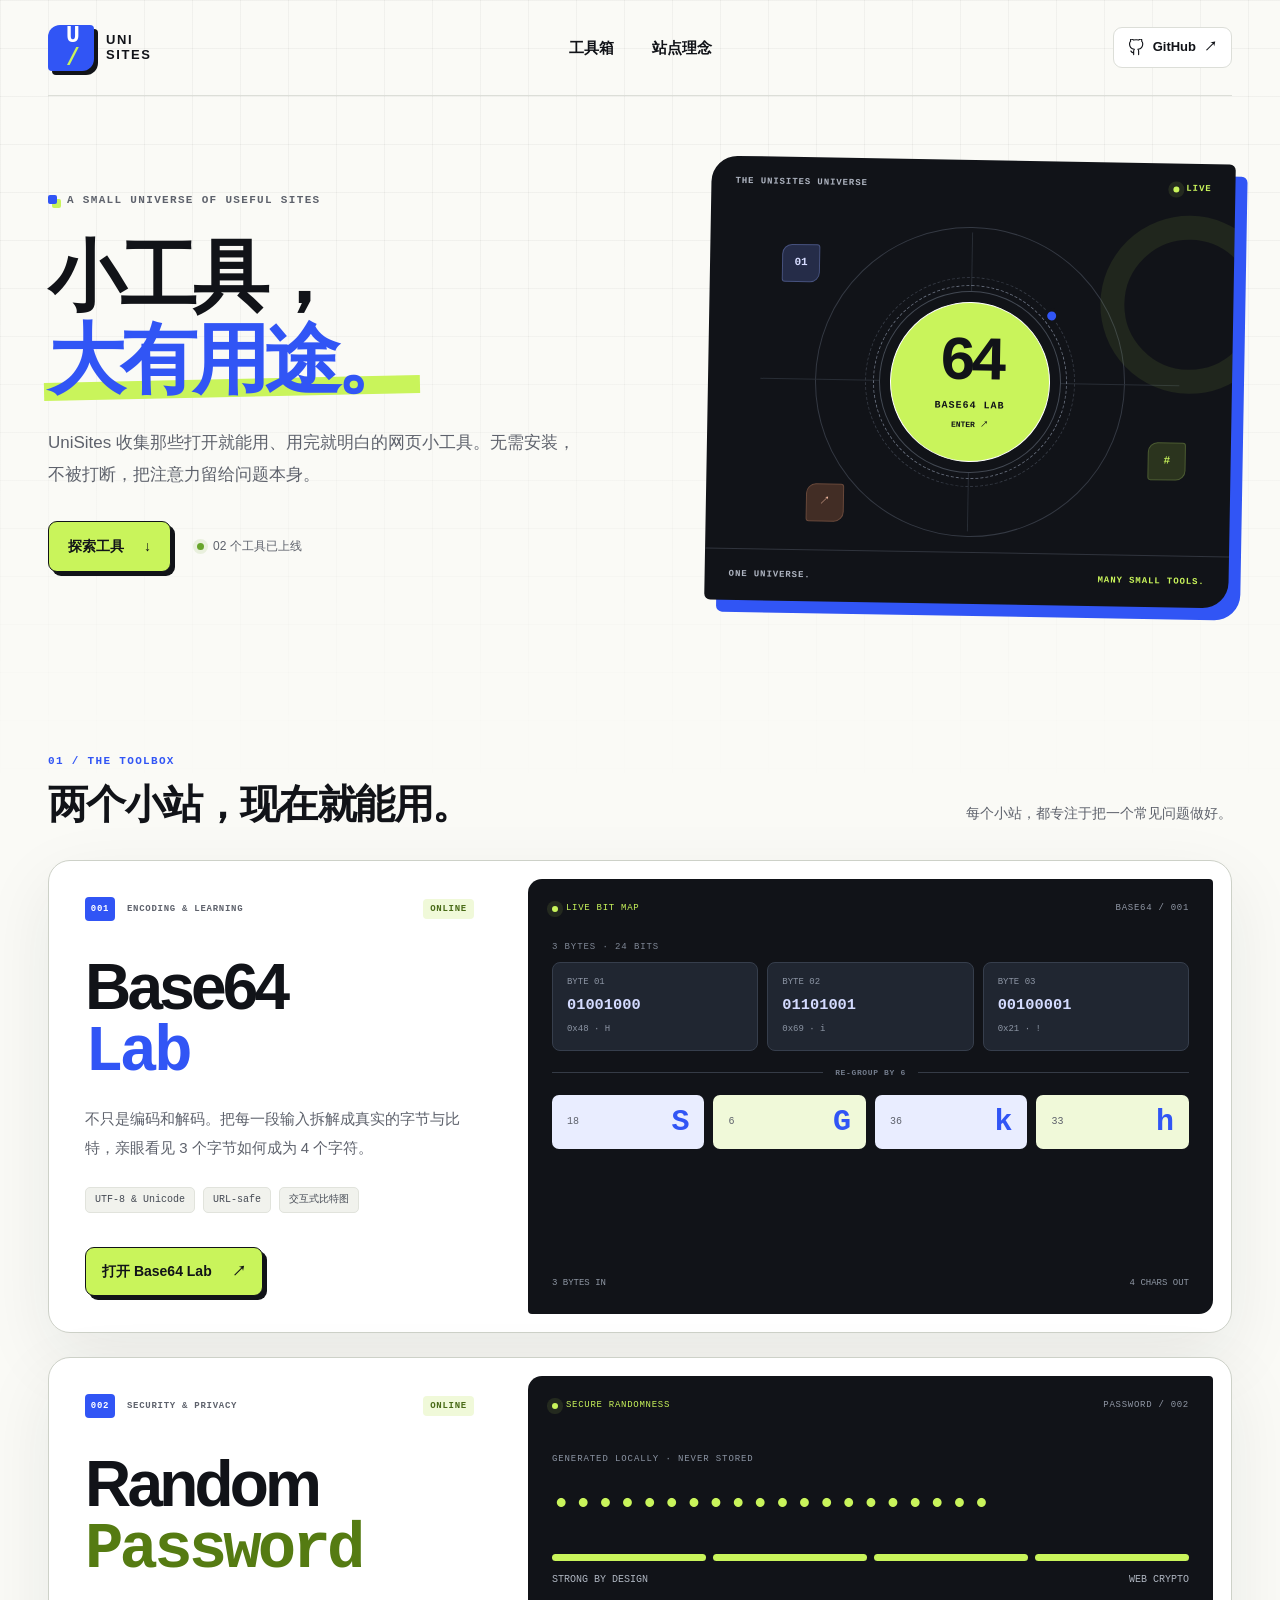
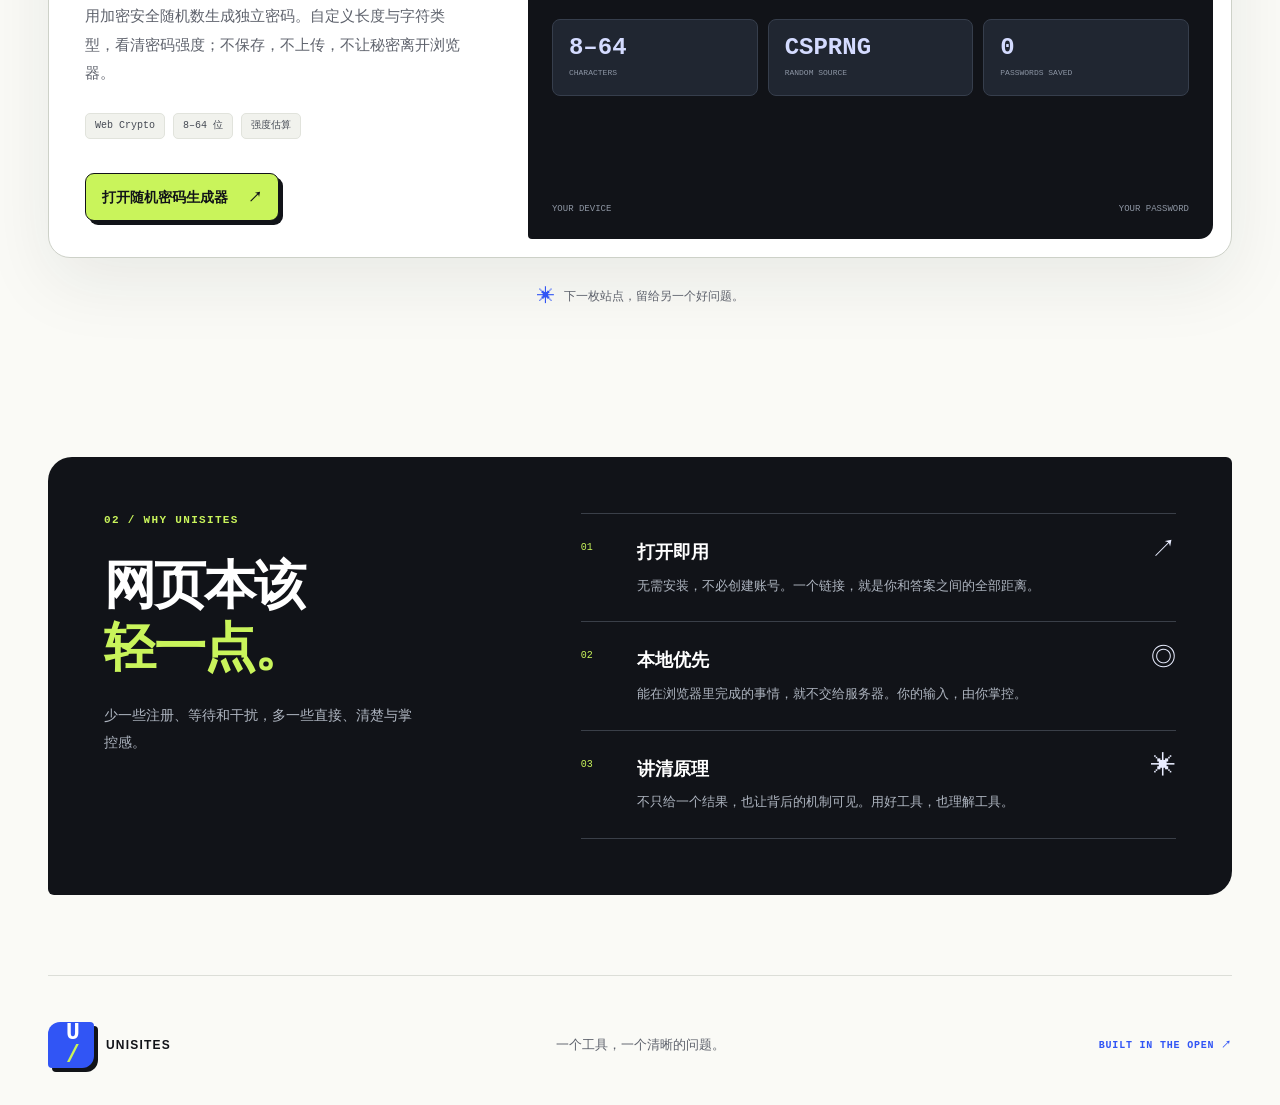
<file: index.html>
<!doctype html>
<html lang="zh-CN">
  <head>
    <meta charset="UTF-8">
    <meta name="viewport" content="width=device-width, initial-scale=1.0">
    <meta name="description" content="UniSites 是打开即用的免费网页工具集，提供随机密码生成器（mima / password）、Base64 编码解码与交互式原理说明。无需注册，本地运行。">
    <meta name="keywords" content="UniSites,网页工具,在线工具,随机密码,随机密码生成器,mima,password,Base64">
    <meta name="robots" content="index,follow">
    <meta name="theme-color" content="#fafaf6">
    <meta property="og:title" content="UniSites — 小工具，大有用途">
    <meta property="og:description" content="随机密码生成器、Base64 实验室，以及更多打开即用的网页小工具。">
    <meta property="og:type" content="website">
    <meta property="og:url" content="https://unisites.github.io/UniSites/">
    <link rel="canonical" href="https://unisites.github.io/UniSites/">
    <title>UniSites — 随机密码、Base64 与实用网页工具</title>
    <link rel="stylesheet" href="./styles.css">
  </head>
  <body>
    <a class="skip-link" href="#tools">跳到工具列表</a>
    <div class="page-grid" aria-hidden="true"></div>

    <header class="site-header">
      <a class="brand" href="./" aria-label="UniSites 首页">
        <span class="brand-mark">U<span>/</span></span>
        <span class="brand-name">UNI<br>SITES</span>
      </a>
      <nav class="main-nav" aria-label="页面导航">
        <a href="#tools">工具箱</a>
        <a href="#principles">站点理念</a>
      </nav>
      <a class="github-link" href="https://github.com/UniSites/UniSites" target="_blank" rel="noreferrer">
        <svg viewBox="0 0 24 24" aria-hidden="true"><path d="M15 22v-4a4.8 4.8 0 0 0-1-3.5c3.3-.4 6.8-1.6 6.8-7.4A5.8 5.8 0 0 0 19.3 3 5.4 5.4 0 0 0 19.1 0S17.9-.4 15 1.5a13.4 13.4 0 0 0-7 0C5.1-.4 3.9 0 3.9 0a5.4 5.4 0 0 0-.2 3A5.8 5.8 0 0 0 2.2 7.1c0 5.8 3.5 7 6.8 7.4A4.8 4.8 0 0 0 8 18v4M8 19c-3 .9-3-1.5-4-2"/></svg>
        GitHub <span aria-hidden="true">↗</span>
      </a>
    </header>

    <main>
      <section class="hero" aria-labelledby="hero-title">
        <div class="hero-copy">
          <p class="eyebrow"><span class="eyebrow-dot"></span>A SMALL UNIVERSE OF USEFUL SITES</p>
          <h1 id="hero-title">小工具，<br><span>大有用途。</span></h1>
          <p class="hero-intro">UniSites 收集那些打开就能用、用完就明白的网页小工具。无需安装，不被打断，把注意力留给问题本身。</p>
          <div class="hero-actions">
            <a class="primary-link" href="#tools">探索工具 <span aria-hidden="true">↓</span></a>
            <span class="hero-note"><span class="status-dot"></span>02 个工具已上线</span>
          </div>
        </div>

        <div class="universe" aria-label="UniSites 工具宇宙，当前包含 Base64 Lab 和随机密码生成器">
          <div class="universe-topline"><span>THE UNISITES UNIVERSE</span><span><i></i>LIVE</span></div>
          <div class="universe-canvas">
            <div class="orbit orbit-outer" aria-hidden="true"></div>
            <div class="orbit orbit-inner" aria-hidden="true"></div>
            <span class="axis axis-horizontal" aria-hidden="true"></span>
            <span class="axis axis-vertical" aria-hidden="true"></span>
            <span class="satellite satellite-one" aria-hidden="true">01</span>
            <a class="satellite satellite-two satellite-link" href="./password/" aria-label="打开随机密码生成器">#</a>
            <span class="satellite satellite-three" aria-hidden="true">↗</span>
            <a class="universe-core" href="./base64/" aria-label="打开 Base64 Lab">
              <span class="core-orbit" aria-hidden="true"></span>
              <strong>64</strong>
              <span>BASE64 LAB</span>
              <small>ENTER ↗</small>
            </a>
          </div>
          <div class="universe-footer"><span>ONE UNIVERSE.</span><span>MANY SMALL TOOLS.</span></div>
        </div>
      </section>

      <section class="section tools-section" id="tools" aria-labelledby="tools-title">
        <div class="section-heading">
          <div><span class="section-number">01 / THE TOOLBOX</span><h2 id="tools-title">两个小站，现在就能用。</h2></div>
          <p>每个小站，都专注于把一个常见问题做好。</p>
        </div>

        <article class="featured-tool">
          <div class="tool-copy">
            <div class="tool-meta"><span>001</span><span>ENCODING &amp; LEARNING</span><span class="online-chip">ONLINE</span></div>
            <h3>Base64<br><span>Lab</span></h3>
            <p>不只是编码和解码。把每一段输入拆解成真实的字节与比特，亲眼看见 3 个字节如何成为 4 个字符。</p>
            <ul class="tool-features" aria-label="Base64 Lab 功能">
              <li>UTF-8 &amp; Unicode</li>
              <li>URL-safe</li>
              <li>交互式比特图</li>
            </ul>
            <a class="tool-link" href="./base64/">打开 Base64 Lab <span aria-hidden="true">↗</span></a>
          </div>

          <a class="tool-preview" href="./base64/" aria-label="进入 Base64 Lab 查看交互式比特图">
            <div class="preview-topline"><span><i></i>LIVE BIT MAP</span><span>BASE64 / 001</span></div>
            <div class="preview-label">3 BYTES · 24 BITS</div>
            <div class="preview-bytes">
              <div><span>BYTE 01</span><strong>01001000</strong><small>0x48 · H</small></div>
              <div><span>BYTE 02</span><strong>01101001</strong><small>0x69 · i</small></div>
              <div><span>BYTE 03</span><strong>00100001</strong><small>0x21 · !</small></div>
            </div>
            <div class="preview-arrow"><span></span><b>RE-GROUP BY 6</b><span></span></div>
            <div class="preview-characters">
              <div><small>18</small><strong>S</strong></div>
              <div><small>6</small><strong>G</strong></div>
              <div><small>36</small><strong>k</strong></div>
              <div><small>33</small><strong>h</strong></div>
            </div>
            <div class="preview-footer"><span>3 BYTES IN</span><span>4 CHARS OUT</span></div>
          </a>
        </article>

        <article class="featured-tool password-tool">
          <div class="tool-copy">
            <div class="tool-meta"><span>002</span><span>SECURITY &amp; PRIVACY</span><span class="online-chip">ONLINE</span></div>
            <h3>Random<br><span>Password</span></h3>
            <p>用加密安全随机数生成独立密码。自定义长度与字符类型，看清密码强度；不保存，不上传，不让秘密离开浏览器。</p>
            <ul class="tool-features" aria-label="随机密码生成器功能">
              <li>Web Crypto</li>
              <li>8–64 位</li>
              <li>强度估算</li>
            </ul>
            <a class="tool-link" href="./password/">打开随机密码生成器 <span aria-hidden="true">↗</span></a>
          </div>

          <a class="tool-preview password-preview" href="./password/" aria-label="进入随机密码生成器">
            <div class="preview-topline"><span><i></i>SECURE RANDOMNESS</span><span>PASSWORD / 002</span></div>
            <div class="password-demo-label">GENERATED LOCALLY · NEVER STORED</div>
            <div class="password-dots" aria-hidden="true">••••••••••••••••••••</div>
            <div class="password-meter" aria-hidden="true"><span></span><span></span><span></span><span></span></div>
            <div class="password-meter-caption"><span>STRONG BY DESIGN</span><span>WEB CRYPTO</span></div>
            <div class="password-stats">
              <div><strong>8–64</strong><span>CHARACTERS</span></div>
              <div><strong>CSPRNG</strong><span>RANDOM SOURCE</span></div>
              <div><strong>0</strong><span>PASSWORDS SAVED</span></div>
            </div>
            <div class="preview-footer"><span>YOUR DEVICE</span><span>YOUR PASSWORD</span></div>
          </a>
        </article>
        <p class="next-tool-note"><span aria-hidden="true">✳</span>下一枚站点，留给另一个好问题。</p>
      </section>

      <section class="section principles-section" id="principles" aria-labelledby="principles-title">
        <div class="principles-intro">
          <span class="section-number">02 / WHY UNISITES</span>
          <h2 id="principles-title">网页本该<br><span>轻一点。</span></h2>
          <p>少一些注册、等待和干扰，多一些直接、清楚与掌控感。</p>
        </div>
        <div class="principle-list">
          <article>
            <span class="principle-number">01</span>
            <div><h3>打开即用</h3><p>无需安装，不必创建账号。一个链接，就是你和答案之间的全部距离。</p></div>
            <span class="principle-symbol" aria-hidden="true">↗</span>
          </article>
          <article>
            <span class="principle-number">02</span>
            <div><h3>本地优先</h3><p>能在浏览器里完成的事情，就不交给服务器。你的输入，由你掌控。</p></div>
            <span class="principle-symbol" aria-hidden="true">◎</span>
          </article>
          <article>
            <span class="principle-number">03</span>
            <div><h3>讲清原理</h3><p>不只给一个结果，也让背后的机制可见。用好工具，也理解工具。</p></div>
            <span class="principle-symbol" aria-hidden="true">✳</span>
          </article>
        </div>
      </section>
    </main>

    <footer class="site-footer">
      <a class="footer-brand" href="./"><span class="brand-mark">U<span>/</span></span><strong>UNISITES</strong></a>
      <p>一个工具，一个清晰的问题。</p>
      <a href="https://github.com/UniSites/UniSites" target="_blank" rel="noreferrer">BUILT IN THE OPEN <span aria-hidden="true">↗</span></a>
    </footer>
  </body>
</html>
</file>
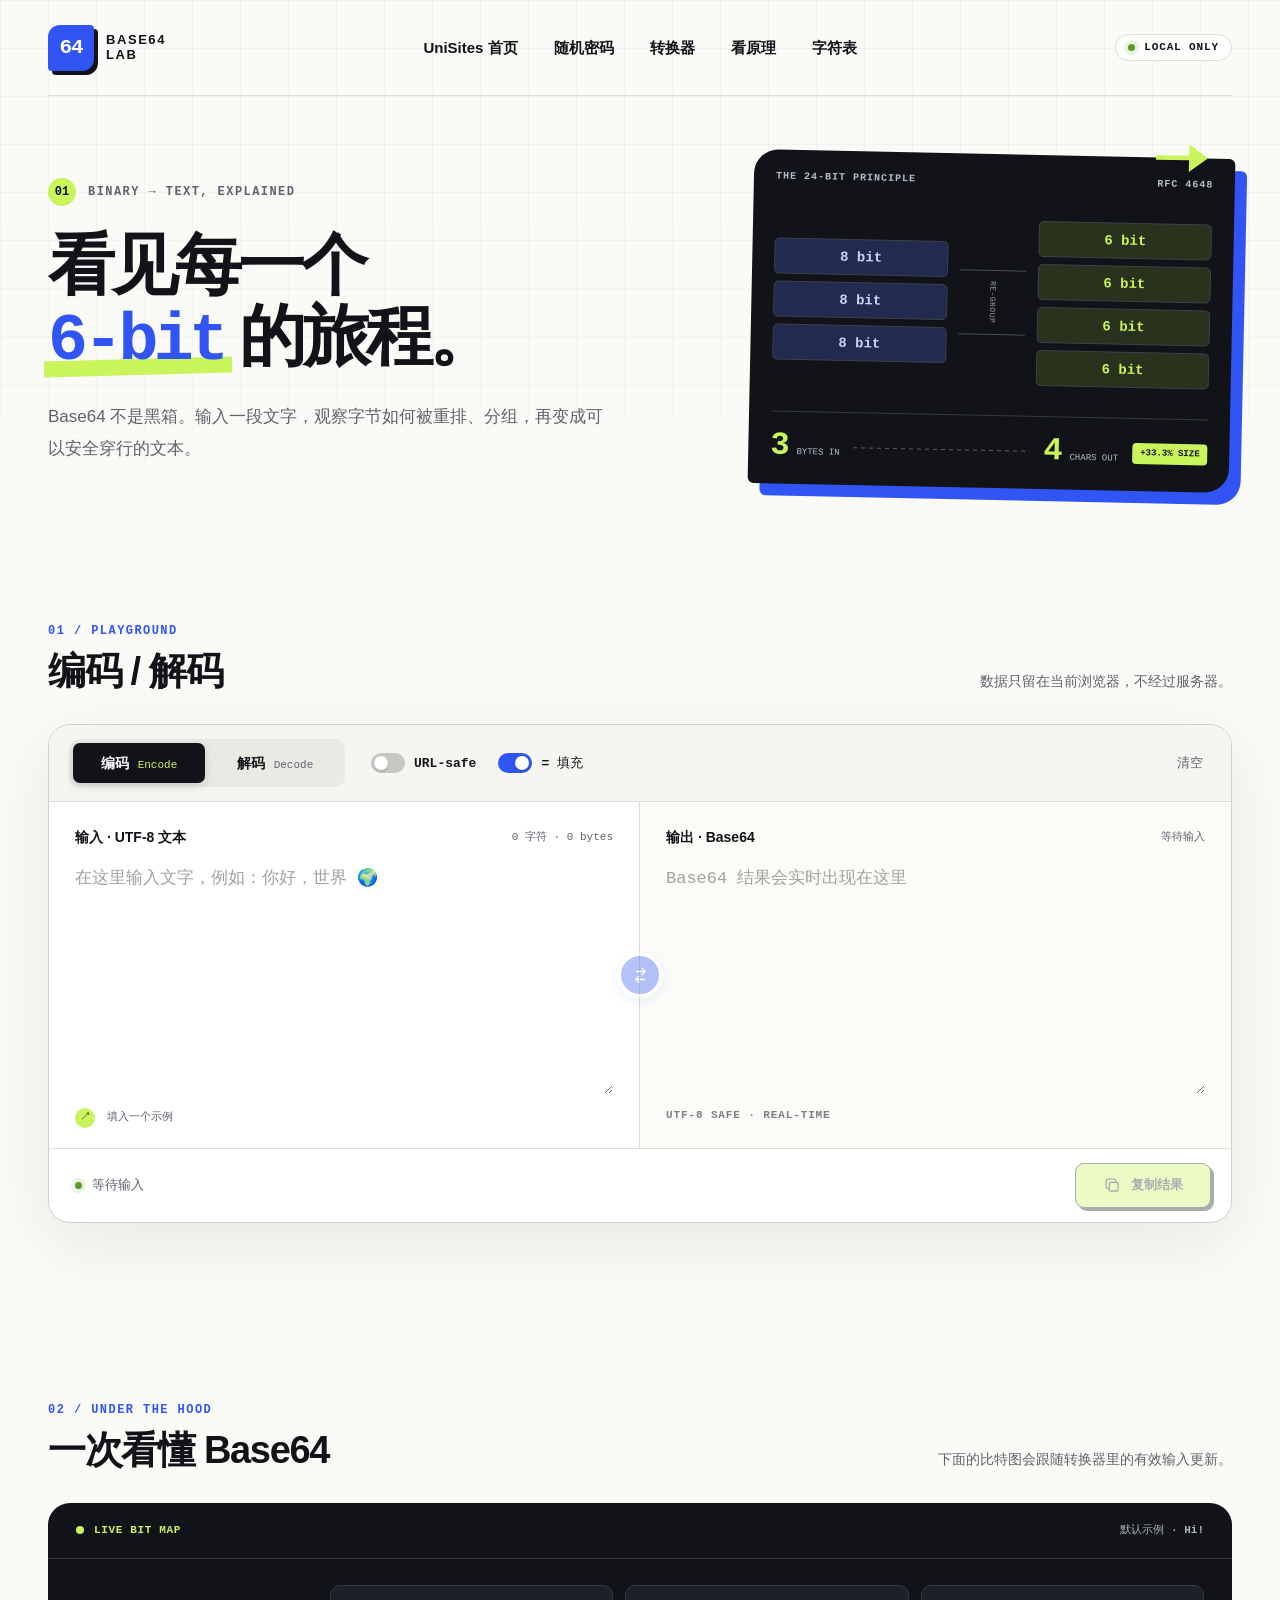
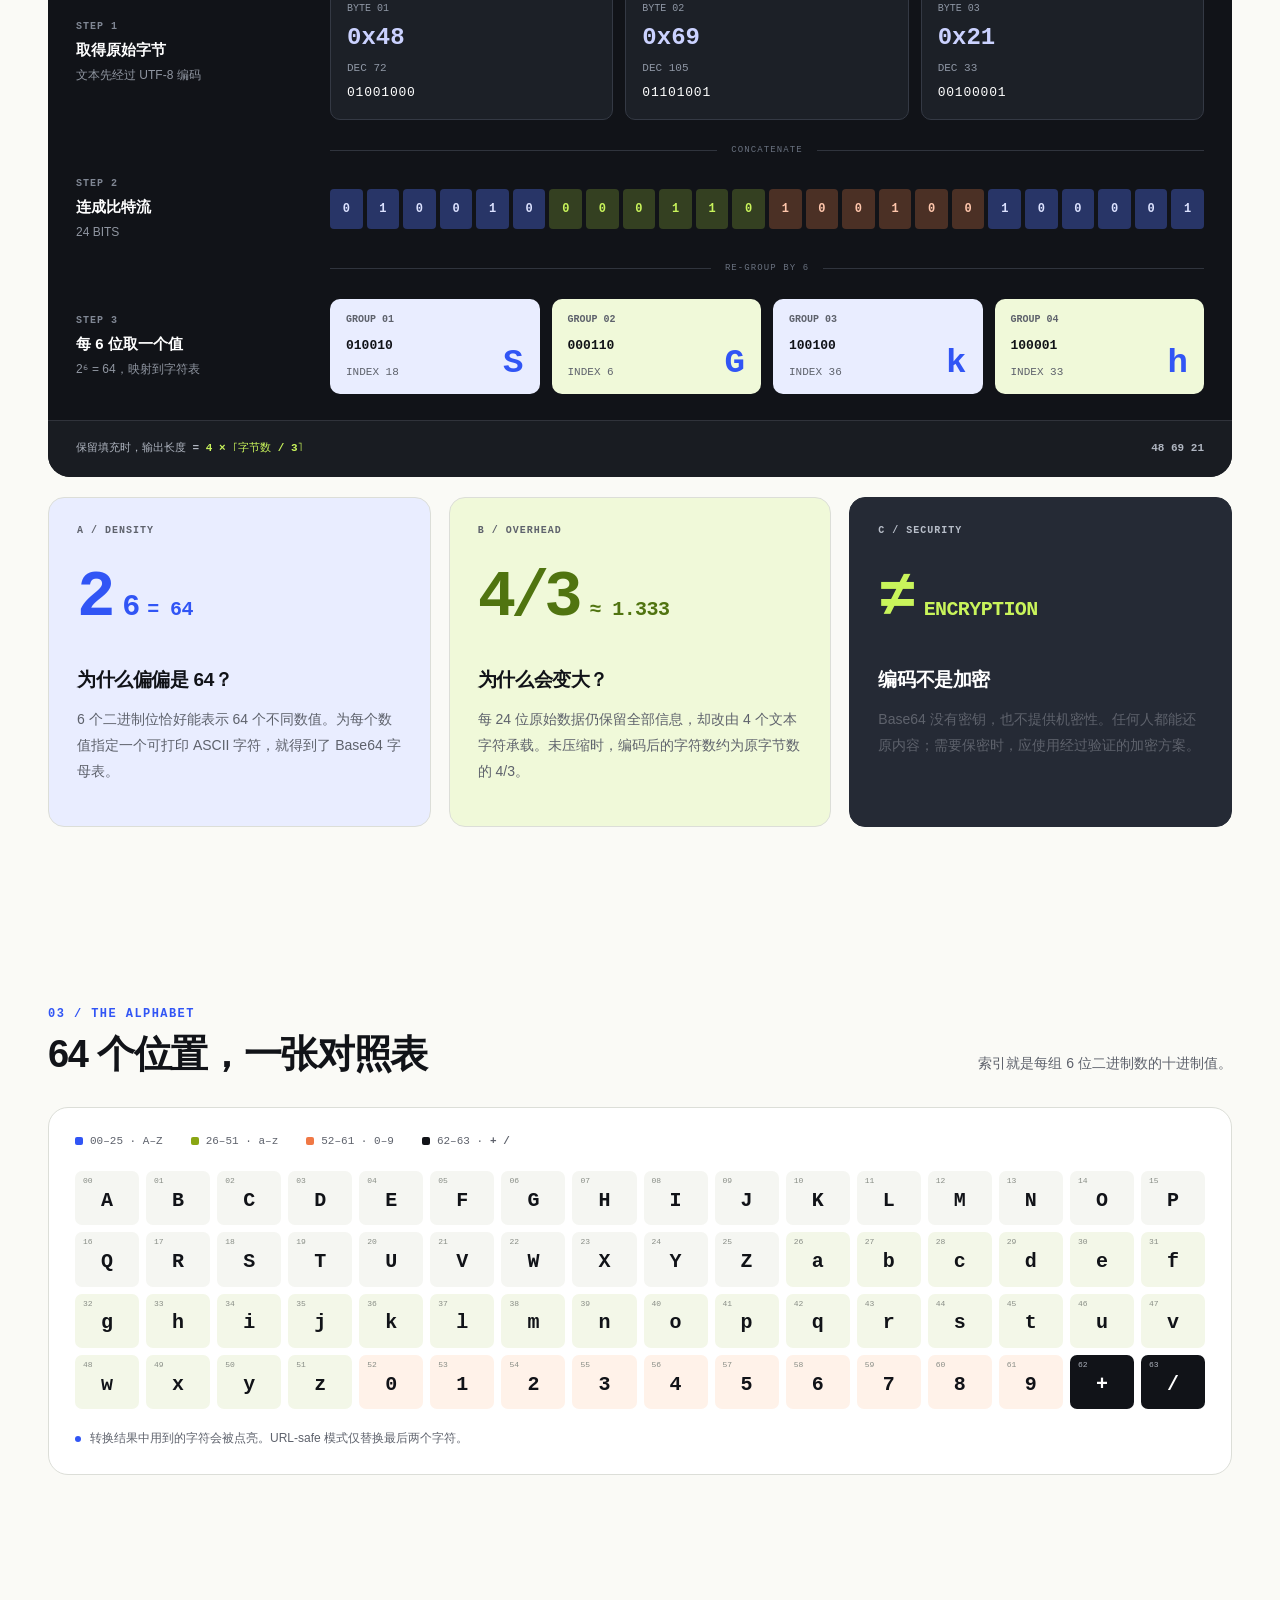
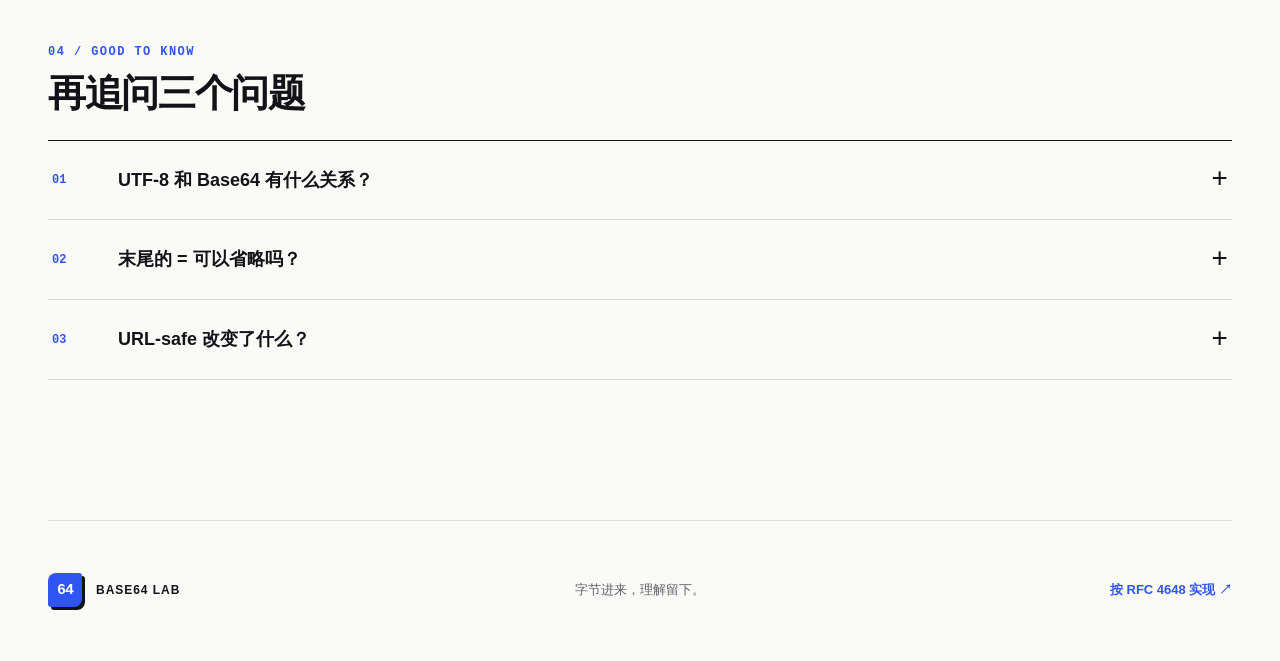
<file: base64/index.html>
<!doctype html>
<html lang="zh-CN">
  <head>
    <meta charset="UTF-8">
    <meta name="viewport" content="width=device-width, initial-scale=1.0">
    <meta name="description" content="免费 Base64 在线编码解码工具，支持 UTF-8、中文、emoji、URL-safe 与填充设置，通过交互式比特图讲清 Base64 原理。本地运行，不上传数据。">
    <meta name="keywords" content="Base64,Base64编码,Base64解码,在线Base64,Base64 converter,UTF-8">
    <meta name="robots" content="index,follow">
    <meta name="theme-color" content="#fafaf6">
    <meta property="og:title" content="Base64 Lab — 在线编码、解码与原理 | UniSites">
    <meta property="og:description" content="看见每一个 6-bit 的旅程：Base64 编码、解码与交互式比特图。">
    <meta property="og:type" content="website">
    <meta property="og:url" content="https://unisites.github.io/UniSites/base64/">
    <link rel="canonical" href="https://unisites.github.io/UniSites/base64/">
    <title>Base64 在线编码解码 — Base64 Lab | UniSites</title>
    <link rel="stylesheet" href="./styles.css">
    <script src="./app.js" defer></script>
  </head>
  <body>
    <a class="skip-link" href="#converter">跳到转换器</a>
    <div class="page-grid" aria-hidden="true"></div>

    <header class="site-header">
      <a class="brand" href="#top" aria-label="Base64 Lab 首页">
        <span class="brand-mark">64</span>
        <span class="brand-name">BASE64<br>LAB</span>
      </a>
      <nav class="main-nav" aria-label="页面导航">
        <a href="../">UniSites 首页</a>
        <a href="../password/">随机密码</a>
        <a href="#converter">转换器</a>
        <a href="#principle">看原理</a>
        <a href="#alphabet">字符表</a>
      </nav>
      <span class="local-badge"><span class="status-dot"></span>LOCAL ONLY</span>
    </header>

    <main id="top">
      <section class="hero" aria-labelledby="hero-title">
        <div class="hero-copy">
          <p class="eyebrow"><span>01</span> BINARY → TEXT, EXPLAINED</p>
          <h1 id="hero-title">看见每一个<br><span>6-bit</span> 的旅程。</h1>
          <p class="hero-intro">Base64 不是黑箱。输入一段文字，观察字节如何被重排、分组，再变成可以安全穿行的文本。</p>
        </div>
        <div class="hero-orbit" aria-label="Base64 将 3 字节转换为 4 个字符">
          <div class="orbit-topline"><span>THE 24-BIT PRINCIPLE</span><span>RFC 4648</span></div>
          <div class="orbit-equation">
            <div class="byte-stack">
              <span>8 bit</span><span>8 bit</span><span>8 bit</span>
            </div>
            <div class="equation-arrow" aria-hidden="true">
              <span></span><b>RE-GROUP</b><span></span>
            </div>
            <div class="sextet-stack">
              <span>6 bit</span><span>6 bit</span><span>6 bit</span><span>6 bit</span>
            </div>
          </div>
          <div class="orbit-footer">
            <div><strong>3</strong><span>BYTES IN</span></div>
            <div class="ratio-line" aria-hidden="true"></div>
            <div><strong>4</strong><span>CHARS OUT</span></div>
            <span class="overhead-chip">+33.3% SIZE</span>
          </div>
        </div>
      </section>

      <section class="section converter-section" id="converter" aria-labelledby="converter-title">
        <div class="section-heading">
          <div><span class="section-number">01 / PLAYGROUND</span><h2 id="converter-title">编码 / 解码</h2></div>
          <p>数据只留在当前浏览器，不经过服务器。</p>
        </div>

        <div class="workbench">
          <div class="workbench-toolbar">
            <div class="mode-switch" role="group" aria-label="转换模式">
              <button class="mode-button is-active" type="button" data-mode="encode" aria-pressed="true">编码 <span>Encode</span></button>
              <button class="mode-button" type="button" data-mode="decode" aria-pressed="false">解码 <span>Decode</span></button>
            </div>
            <div class="options" aria-label="Base64 选项">
              <button class="option-switch" id="urlSafeToggle" type="button" role="switch" aria-checked="false">
                <span class="switch-track" aria-hidden="true"><span></span></span>URL-safe
              </button>
              <button class="option-switch is-on" id="paddingToggle" type="button" role="switch" aria-checked="true">
                <span class="switch-track" aria-hidden="true"><span></span></span>= 填充
              </button>
            </div>
            <button class="text-button clear-button" id="clearButton" type="button">清空</button>
          </div>

          <div class="io-grid">
            <div class="io-panel">
              <div class="io-label"><label for="inputText" id="inputLabel">输入 · UTF-8 文本</label><span id="inputMeta">0 字符 · 0 bytes</span></div>
              <textarea id="inputText" spellcheck="false" placeholder="在这里输入文字，例如：你好，世界 🌍" aria-describedby="statusMessage"></textarea>
              <button class="sample-button" id="sampleButton" type="button"><span aria-hidden="true">↗</span> 填入一个示例</button>
            </div>

            <button class="swap-button" id="swapButton" type="button" aria-label="将输出作为输入，并切换转换方向" title="将输出作为输入，并切换方向" disabled>
              <svg viewBox="0 0 24 24" aria-hidden="true"><path d="M7 7h11m0 0-4-4m4 4-4 4M17 17H6m0 0 4 4m-4-4 4-4"/></svg>
            </button>

            <div class="io-panel output-panel">
              <div class="io-label"><label for="outputText" id="outputLabel">输出 · Base64</label><span id="outputMeta">等待输入</span></div>
              <textarea id="outputText" spellcheck="false" readonly placeholder="结果会实时出现在这里"></textarea>
              <span class="output-note" id="outputNote">UTF-8 SAFE · REAL-TIME</span>
            </div>
          </div>

          <div class="workbench-footer">
            <div class="status-message" id="statusMessage" role="status" aria-live="polite"><span class="status-dot"></span><span>等待输入</span></div>
            <button class="copy-button" id="copyButton" type="button" disabled>
              <svg viewBox="0 0 24 24" aria-hidden="true"><rect x="8" y="8" width="11" height="11" rx="2"/><path d="M16 8V6a2 2 0 0 0-2-2H6a2 2 0 0 0-2 2v8a2 2 0 0 0 2 2h2"/></svg>
              <span>复制结果</span>
            </button>
          </div>
        </div>
      </section>

      <section class="section principle-section" id="principle" aria-labelledby="principle-title">
        <div class="section-heading">
          <div><span class="section-number">02 / UNDER THE HOOD</span><h2 id="principle-title">一次看懂 Base64</h2></div>
          <p>下面的比特图会跟随转换器里的有效输入更新。</p>
        </div>

        <div class="bit-lab">
          <div class="bit-lab-header">
            <div><span class="live-pulse" aria-hidden="true"></span>LIVE BIT MAP</div>
            <span id="sampleSource">默认示例 · Hi!</span>
          </div>

          <div class="pipeline-stage">
            <div class="stage-label"><span>STEP 1</span><strong>取得原始字节</strong><small>文本先经过 UTF-8 编码</small></div>
            <div class="byte-cards" id="byteCards"></div>
          </div>

          <div class="pipeline-connector" aria-hidden="true"><span></span>CONCATENATE<span></span></div>

          <div class="pipeline-stage bit-stream-stage">
            <div class="stage-label"><span>STEP 2</span><strong>连成比特流</strong><small id="bitStreamLabel">24 BITS</small></div>
            <div class="bit-stream" id="bitStream" aria-label="输入字节的二进制表示"></div>
          </div>

          <div class="pipeline-connector" aria-hidden="true"><span></span>RE-GROUP BY 6<span></span></div>

          <div class="pipeline-stage">
            <div class="stage-label"><span>STEP 3</span><strong>每 6 位取一个值</strong><small>2⁶ = 64，映射到字符表</small></div>
            <div class="sextet-cards" id="sextetCards"></div>
          </div>

          <div class="bit-lab-footer">
            <span>保留填充时，输出长度 = <strong>4 × ⌈字节数 / 3⌉</strong></span>
            <span class="mono" id="sampleHex">48 69 21</span>
          </div>
        </div>

        <div class="concept-grid">
          <article class="concept-card concept-blue">
            <span class="concept-index">A / DENSITY</span>
            <div class="concept-big">2<sup>6</sup><span>= 64</span></div>
            <h3>为什么偏偏是 64？</h3>
            <p>6 个二进制位恰好能表示 64 个不同数值。为每个数值指定一个可打印 ASCII 字符，就得到了 Base64 字母表。</p>
          </article>
          <article class="concept-card concept-lime">
            <span class="concept-index">B / OVERHEAD</span>
            <div class="concept-big">4/3<span>≈ 1.333</span></div>
            <h3>为什么会变大？</h3>
            <p>每 24 位原始数据仍保留全部信息，却改由 4 个文本字符承载。未压缩时，编码后的字符数约为原字节数的 4/3。</p>
          </article>
          <article class="concept-card concept-ink">
            <span class="concept-index">C / SECURITY</span>
            <div class="concept-big">≠<span>ENCRYPTION</span></div>
            <h3>编码不是加密</h3>
            <p>Base64 没有密钥，也不提供机密性。任何人都能还原内容；需要保密时，应使用经过验证的加密方案。</p>
          </article>
        </div>
      </section>

      <section class="section alphabet-section" id="alphabet" aria-labelledby="alphabet-title">
        <div class="section-heading">
          <div><span class="section-number">03 / THE ALPHABET</span><h2 id="alphabet-title">64 个位置，一张对照表</h2></div>
          <p>索引就是每组 6 位二进制数的十进制值。</p>
        </div>
        <div class="alphabet-board">
          <div class="alphabet-legend">
            <span><i class="legend-upper"></i>00–25 · A–Z</span>
            <span><i class="legend-lower"></i>26–51 · a–z</span>
            <span><i class="legend-digit"></i>52–61 · 0–9</span>
            <span><i class="legend-special"></i>62–63 · <b id="specialAlphabet">+ /</b></span>
          </div>
          <div class="alphabet-grid" id="alphabetGrid" aria-label="Base64 字符索引表"></div>
          <div class="alphabet-note"><span class="note-dot"></span>转换结果中用到的字符会被点亮。URL-safe 模式仅替换最后两个字符。</div>
        </div>
      </section>

      <section class="section faq-section" aria-labelledby="faq-title">
        <div class="section-heading compact-heading">
          <div><span class="section-number">04 / GOOD TO KNOW</span><h2 id="faq-title">再追问三个问题</h2></div>
        </div>
        <div class="faq-list">
          <details>
            <summary><span>01</span>UTF-8 和 Base64 有什么关系？<b aria-hidden="true">+</b></summary>
            <p>UTF-8 把字符表示为字节，Base64 再把字节表示为有限的文本字符。两者解决不同问题。中文和 emoji 必须先变成 UTF-8 字节，才能进行 Base64 编码；解码时则反向恢复。</p>
          </details>
          <details>
            <summary><span>02</span>末尾的 = 可以省略吗？<b aria-hidden="true">+</b></summary>
            <p>原文字节数不是 3 的倍数时，最后一个分组不足 24 位，标准 Base64 用 1 个或 2 个 <code>=</code> 补齐到 4 个字符。部分协议允许省略填充；本工具解码时可识别有无填充，编码时则由你控制。</p>
          </details>
          <details>
            <summary><span>03</span>URL-safe 改变了什么？<b aria-hidden="true">+</b></summary>
            <p>标准 Base64 的 <code>+</code> 和 <code>/</code> 在 URL 中可能需要额外转义。URL-safe 变体分别换成 <code>-</code> 和 <code>_</code>，并常省略 <code>=</code>，适合放入 URL、文件名或令牌。</p>
          </details>
        </div>
      </section>
    </main>

    <footer class="site-footer">
      <div><span class="brand-mark small-mark">64</span><strong>BASE64 LAB</strong></div>
      <p>字节进来，理解留下。</p>
      <a href="https://www.rfc-editor.org/rfc/rfc4648" target="_blank" rel="noreferrer">按 RFC 4648 实现 <span aria-hidden="true">↗</span></a>
    </footer>
  </body>
</html>
</file>
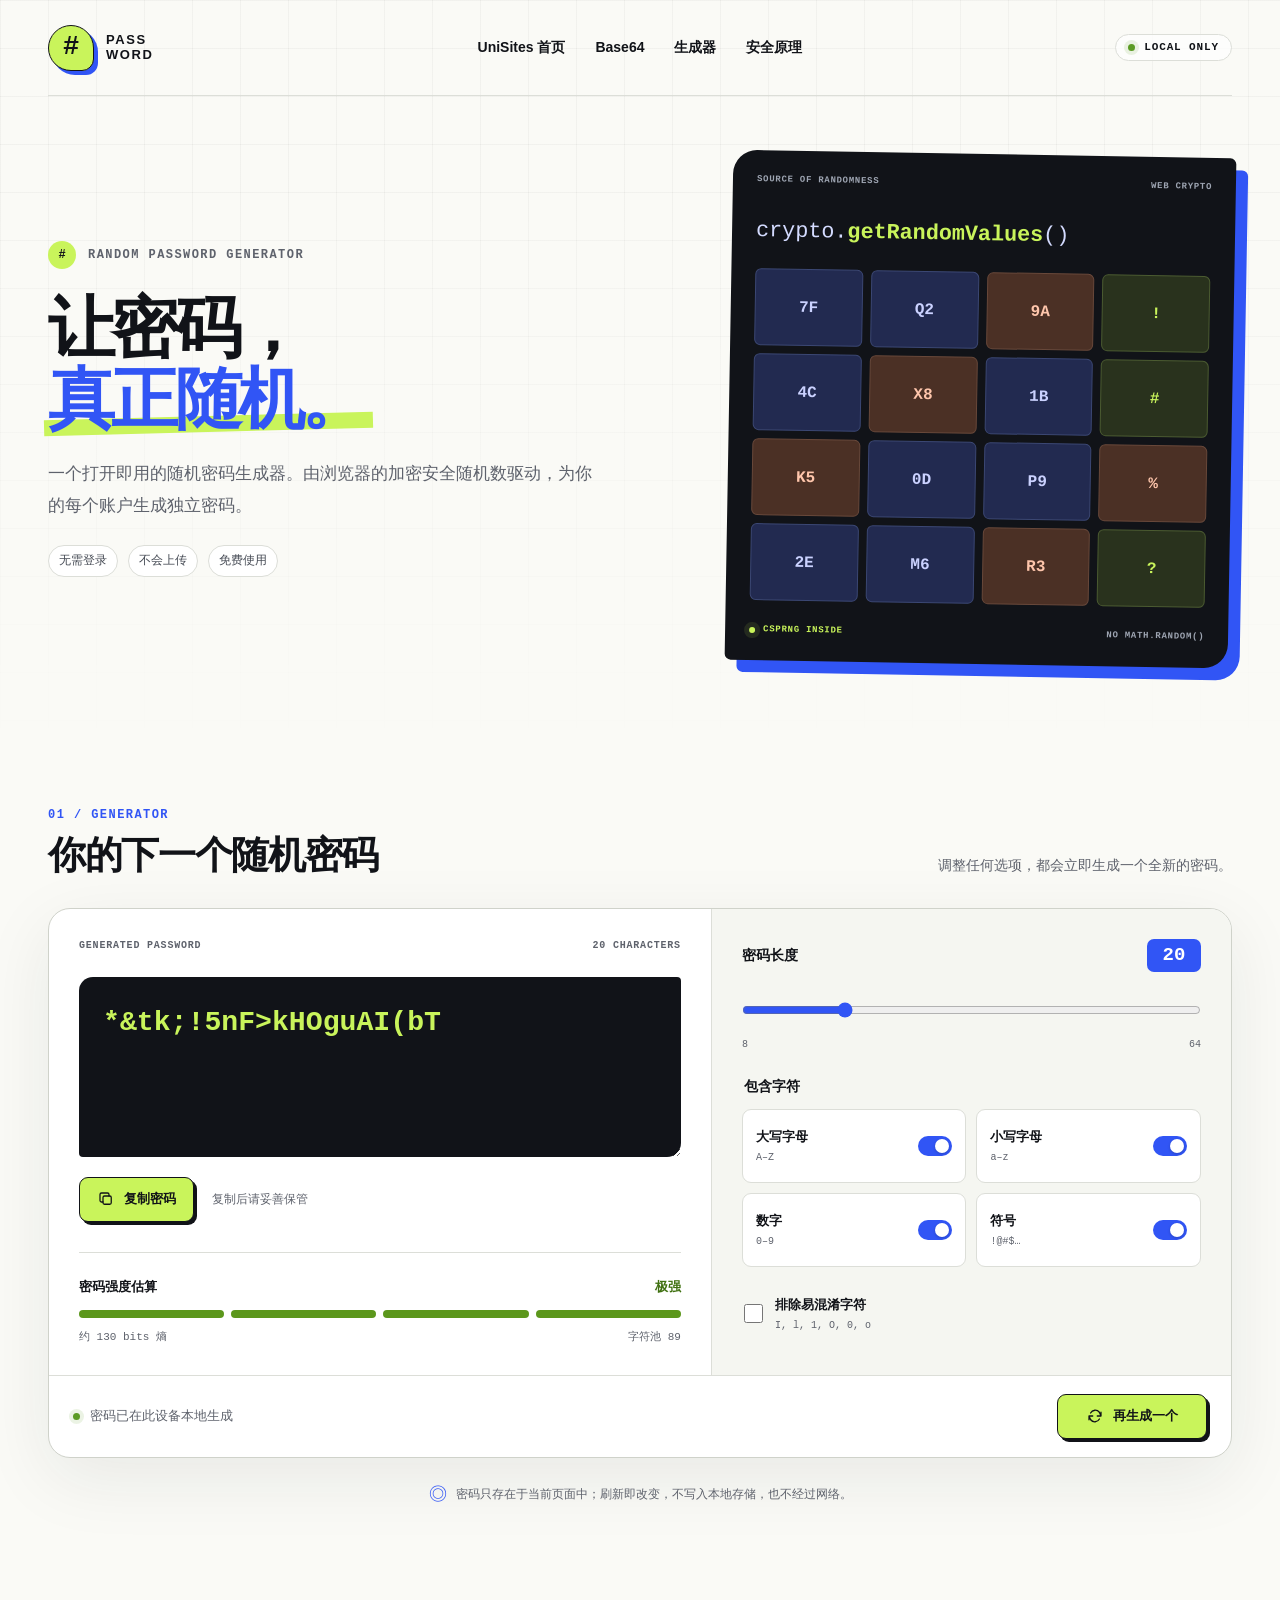
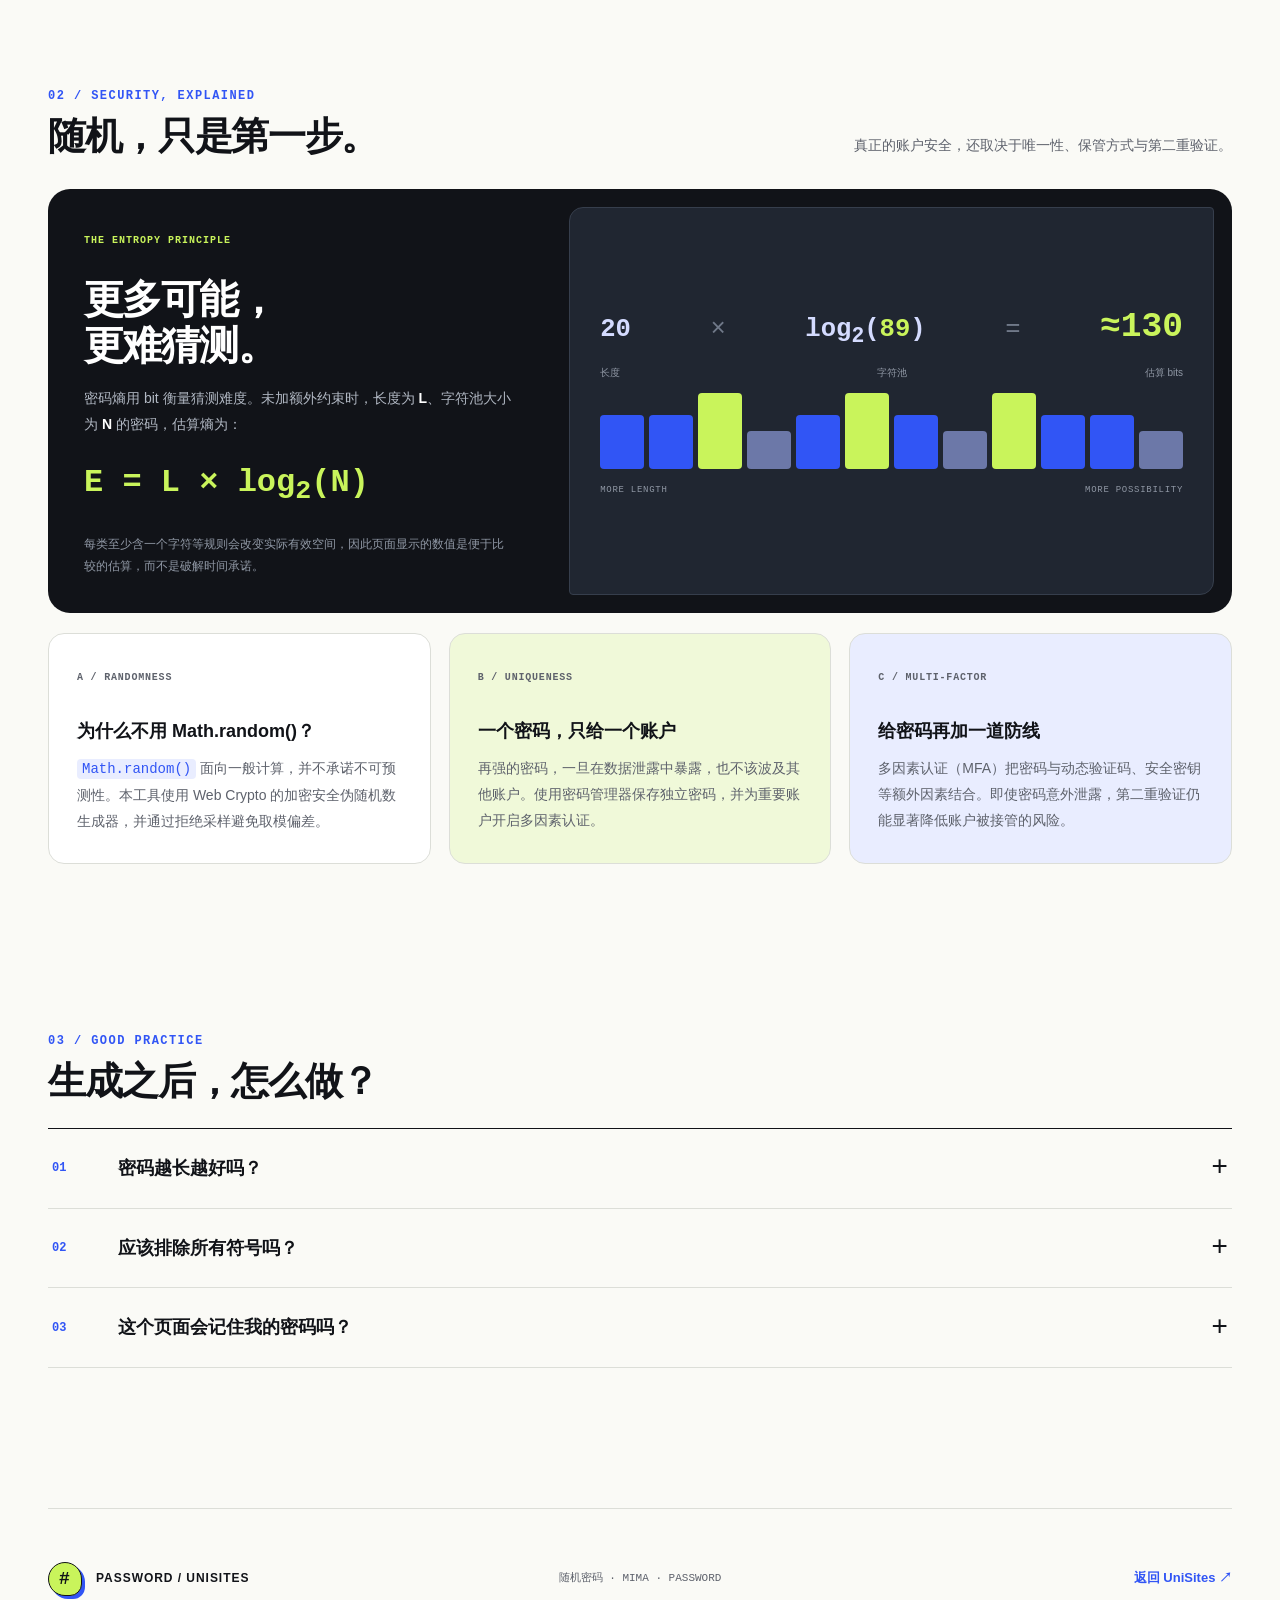
<file: password/index.html>
<!doctype html>
<html lang="zh-CN">
  <head>
    <meta charset="UTF-8">
    <meta name="viewport" content="width=device-width, initial-scale=1.0">
    <meta name="description" content="免费随机密码生成器（Random Password Generator）：在本地生成安全、唯一的随机密码，自定义长度、字符类型与易混淆字符。适用于密码管理器、多因素认证账户和日常密码（mima / password）创建。">
    <meta name="keywords" content="随机密码,随机密码生成器,密码,mima,password,random password generator,password generator,安全密码">
    <meta name="robots" content="index,follow">
    <meta name="theme-color" content="#fafaf6">
    <meta property="og:title" content="随机密码生成器 — Random Password Generator | UniSites">
    <meta property="og:description" content="使用加密安全随机数，在浏览器本地生成高强度密码。不保存，不上传。">
    <meta property="og:type" content="website">
    <meta property="og:url" content="https://unisites.github.io/UniSites/password/">
    <link rel="canonical" href="https://unisites.github.io/UniSites/password/">
    <title>随机密码生成器 — Random Password Generator | UniSites</title>
    <link rel="stylesheet" href="./styles.css">
    <script src="./app.js" defer></script>
    <script type="application/ld+json">
      {"@context":"https://schema.org","@type":"WebApplication","name":"UniSites 随机密码生成器","alternateName":"Random Password Generator","url":"https://unisites.github.io/UniSites/password/","applicationCategory":"UtilitiesApplication","operatingSystem":"Any modern web browser","description":"在浏览器本地使用加密安全随机数生成随机密码，支持长度、字符类型与易混淆字符设置。","offers":{"@type":"Offer","price":"0","priceCurrency":"USD"}}
    </script>
  </head>
  <body>
    <a class="skip-link" href="#generator">跳到密码生成器</a>
    <div class="page-grid" aria-hidden="true"></div>

    <header class="site-header">
      <a class="brand" href="./" aria-label="随机密码生成器首页">
        <span class="brand-mark">#</span>
        <span class="brand-name">PASS<br>WORD</span>
      </a>
      <nav class="main-nav" aria-label="页面导航">
        <a href="../">UniSites 首页</a>
        <a href="../base64/">Base64</a>
        <a href="#generator">生成器</a>
        <a href="#security">安全原理</a>
      </nav>
      <span class="local-badge"><span class="status-dot"></span>LOCAL ONLY</span>
    </header>

    <main>
      <section class="hero" aria-labelledby="hero-title">
        <div class="hero-copy">
          <p class="eyebrow"><span class="eyebrow-mark">#</span>RANDOM PASSWORD GENERATOR</p>
          <h1 id="hero-title">让密码，<br><span>真正随机。</span></h1>
          <p class="hero-intro">一个打开即用的随机密码生成器。由浏览器的加密安全随机数驱动，为你的每个账户生成独立密码。</p>
          <div class="hero-assurances"><span>无需登录</span><span>不会上传</span><span>免费使用</span></div>
        </div>
        <div class="random-console" aria-label="使用加密安全随机数生成密码">
          <div class="console-topline"><span>SOURCE OF RANDOMNESS</span><span>WEB CRYPTO</span></div>
          <div class="console-code">crypto.<strong>getRandomValues</strong>()</div>
          <div class="random-cells" aria-hidden="true">
            <span>7F</span><span>Q2</span><span>9A</span><span>!</span><span>4C</span><span>X8</span><span>1B</span><span>#</span><span>K5</span><span>0D</span><span>P9</span><span>%</span><span>2E</span><span>M6</span><span>R3</span><span>?</span>
          </div>
          <div class="console-footer"><span><i></i>CSPRNG INSIDE</span><span>NO MATH.RANDOM()</span></div>
        </div>
      </section>

      <section class="section generator-section" id="generator" aria-labelledby="generator-title">
        <div class="section-heading">
          <div><span class="section-number">01 / GENERATOR</span><h2 id="generator-title">你的下一个随机密码</h2></div>
          <p>调整任何选项，都会立即生成一个全新的密码。</p>
        </div>

        <div class="generator-shell">
          <div class="result-pane">
            <div class="result-topline"><label for="passwordOutput">GENERATED PASSWORD</label><span id="passwordLengthLabel">20 CHARACTERS</span></div>
            <textarea id="passwordOutput" rows="3" readonly spellcheck="false" aria-label="生成的随机密码"></textarea>
            <div class="result-actions">
              <button class="copy-button" id="copyButton" type="button">
                <svg viewBox="0 0 24 24" aria-hidden="true"><rect x="8" y="8" width="11" height="11" rx="2"/><path d="M16 8V6a2 2 0 0 0-2-2H6a2 2 0 0 0-2 2v8a2 2 0 0 0 2 2h2"/></svg>
                <span>复制密码</span>
              </button>
              <span class="copy-note">复制后请妥善保管</span>
            </div>
            <div class="strength-block">
              <div class="strength-label"><span>密码强度估算</span><strong id="strengthLabel">很强</strong></div>
              <div class="strength-meter" id="strengthMeter" role="meter" aria-label="密码强度" aria-valuemin="0" aria-valuemax="4" aria-valuenow="3">
                <span></span><span></span><span></span><span></span>
              </div>
              <div class="entropy-label"><span id="entropyValue">约 126 bits 熵</span><span id="poolValue">字符池 86</span></div>
            </div>
          </div>

          <div class="settings-pane">
            <div class="length-setting">
              <div class="length-label"><label for="lengthRange">密码长度</label><output id="lengthValue" for="lengthRange">20</output></div>
              <input id="lengthRange" type="range" min="8" max="64" value="20" step="1">
              <div class="range-labels"><span>8</span><span>64</span></div>
            </div>
            <fieldset class="character-settings">
              <legend>包含字符</legend>
              <label class="character-option"><span><strong>大写字母</strong><small>A–Z</small></span><input type="checkbox" data-set="uppercase" checked><i aria-hidden="true"></i></label>
              <label class="character-option"><span><strong>小写字母</strong><small>a–z</small></span><input type="checkbox" data-set="lowercase" checked><i aria-hidden="true"></i></label>
              <label class="character-option"><span><strong>数字</strong><small>0–9</small></span><input type="checkbox" data-set="numbers" checked><i aria-hidden="true"></i></label>
              <label class="character-option"><span><strong>符号</strong><small>!@#$…</small></span><input type="checkbox" data-set="symbols" checked><i aria-hidden="true"></i></label>
            </fieldset>
            <label class="ambiguous-option"><input id="excludeAmbiguous" type="checkbox"><span><strong>排除易混淆字符</strong><small>I, l, 1, O, 0, o</small></span></label>
          </div>

          <div class="generator-footer">
            <div class="status-message" id="statusMessage" role="status" aria-live="polite"><span class="status-dot"></span><span>密码已在此设备本地生成</span></div>
            <button class="regenerate-button" id="regenerateButton" type="button">
              <svg viewBox="0 0 24 24" aria-hidden="true"><path d="M20 7v5h-5M4 17v-5h5M6.1 8a7 7 0 0 1 11.7-1L20 12M4 12l2.2 5a7 7 0 0 0 11.7-1"/></svg>
              再生成一个
            </button>
          </div>
        </div>
        <p class="privacy-note"><span aria-hidden="true">◎</span>密码只存在于当前页面中；刷新即改变，不写入本地存储，也不经过网络。</p>
      </section>

      <section class="section security-section" id="security" aria-labelledby="security-title">
        <div class="section-heading">
          <div><span class="section-number">02 / SECURITY, EXPLAINED</span><h2 id="security-title">随机，只是第一步。</h2></div>
          <p>真正的账户安全，还取决于唯一性、保管方式与第二重验证。</p>
        </div>

        <div class="entropy-card">
          <div class="entropy-copy">
            <span class="card-kicker">THE ENTROPY PRINCIPLE</span>
            <h3>更多可能，<br>更难猜测。</h3>
            <p>密码熵用 bit 衡量猜测难度。未加额外约束时，长度为 <strong>L</strong>、字符池大小为 <strong>N</strong> 的密码，估算熵为：</p>
            <div class="entropy-formula">E = L × log<sub>2</sub>(N)</div>
            <p class="formula-note">每类至少含一个字符等规则会改变实际有效空间，因此页面显示的数值是便于比较的估算，而不是破解时间承诺。</p>
          </div>
          <div class="entropy-visual" aria-label="密码长度与字符池共同影响熵">
            <div class="entropy-equation"><span id="lengthMirror">20</span><b>×</b><span>log<sub>2</sub>(<i id="poolMirror">86</i>)</span><b>=</b><strong id="entropyMirror">≈126</strong></div>
            <div class="entropy-units"><span>长度</span><span>字符池</span><span>估算 bits</span></div>
            <div class="entropy-scale"><span></span><span></span><span></span><span></span><span></span><span></span><span></span><span></span><span></span><span></span><span></span><span></span></div>
            <div class="entropy-caption"><span>MORE LENGTH</span><span>MORE POSSIBILITY</span></div>
          </div>
        </div>

        <div class="security-grid">
          <article><span class="security-index">A / RANDOMNESS</span><h3>为什么不用 Math.random()？</h3><p><code>Math.random()</code> 面向一般计算，并不承诺不可预测性。本工具使用 Web Crypto 的加密安全伪随机数生成器，并通过拒绝采样避免取模偏差。</p></article>
          <article><span class="security-index">B / UNIQUENESS</span><h3>一个密码，只给一个账户</h3><p>再强的密码，一旦在数据泄露中暴露，也不该波及其他账户。使用密码管理器保存独立密码，并为重要账户开启多因素认证。</p></article>
          <article><span class="security-index">C / MULTI-FACTOR</span><h3>给密码再加一道防线</h3><p>多因素认证（MFA）把密码与动态验证码、安全密钥等额外因素结合。即使密码意外泄露，第二重验证仍能显著降低账户被接管的风险。</p></article>
        </div>
      </section>

      <section class="section faq-section" aria-labelledby="faq-title">
        <div class="section-heading compact-heading"><div><span class="section-number">03 / GOOD PRACTICE</span><h2 id="faq-title">生成之后，怎么做？</h2></div></div>
        <div class="faq-list">
          <details><summary><span>01</span>密码越长越好吗？<b aria-hidden="true">+</b></summary><p>在字符池相同且随机性可靠的前提下，增加长度会快速扩大搜索空间。日常重要账户可优先选择 16–20 位或更长，同时遵守目标网站的长度与字符规则。</p></details>
          <details><summary><span>02</span>应该排除所有符号吗？<b aria-hidden="true">+</b></summary><p>不需要。符号能扩大字符池，但部分系统会限制可接受的符号。遇到兼容性问题时，可以减少符号并适当增加长度；不要为了达到固定长度而重复使用同一个密码。</p></details>
          <details><summary><span>03</span>这个页面会记住我的密码吗？<b aria-hidden="true">+</b></summary><p>不会。页面没有账号系统、数据库或网络提交，也不使用本地存储保存结果。需要长期保存时，请把密码放入可信的密码管理器，而不是依赖浏览器历史或截图。</p></details>
        </div>
      </section>
    </main>

    <footer class="site-footer">
      <div><span class="brand-mark small-mark">#</span><strong>PASSWORD / UNISITES</strong></div>
      <p>随机密码 · MIMA · PASSWORD</p>
      <a href="../">返回 UniSites <span aria-hidden="true">↗</span></a>
    </footer>
  </body>
</html>
</file>
<file: styles.css>
:root {
  --paper: #fafaf6;
  --white: #ffffff;
  --ink: #111318;
  --muted: #5e626c;
  --line: #dcded8;
  --blue: #3155f5;
  --blue-soft: #e9edff;
  --lime: #c9f45b;
  --lime-soft: #f0f9d9;
  --mono: ui-monospace, "SFMono-Regular", Menlo, Monaco, Consolas, monospace;
  --sans: -apple-system, BlinkMacSystemFont, "Segoe UI", "PingFang SC", "Hiragino Sans GB", "Microsoft YaHei", sans-serif;
}

* {
  box-sizing: border-box;
}

html {
  scroll-behavior: smooth;
  scroll-padding-top: 90px;
}

body {
  margin: 0;
  color: var(--ink);
  background: var(--paper);
  font-family: var(--sans);
  font-size: 16px;
  line-height: 1.6;
  -webkit-font-smoothing: antialiased;
}

a {
  color: inherit;
  text-decoration: none;
}

::selection {
  color: var(--white);
  background: var(--blue);
}

:focus-visible {
  outline: 3px solid var(--blue);
  outline-offset: 5px;
}

.skip-link {
  position: fixed;
  z-index: 100;
  top: 12px;
  left: 12px;
  padding: 10px 16px;
  color: var(--white);
  background: var(--ink);
  transform: translateY(-160%);
}

.skip-link:focus {
  transform: translateY(0);
}

.page-grid {
  position: absolute;
  z-index: -1;
  inset: 0 0 auto;
  height: 800px;
  pointer-events: none;
  background-image: linear-gradient(rgba(17, 19, 24, 0.04) 1px, transparent 1px), linear-gradient(90deg, rgba(17, 19, 24, 0.04) 1px, transparent 1px);
  background-size: 48px 48px;
  mask-image: linear-gradient(to bottom, black 30%, transparent 100%);
}

.site-header,
.hero,
.section,
.site-footer {
  width: min(1280px, calc(100% - 96px));
  margin-inline: auto;
}

.site-header {
  height: 96px;
  display: grid;
  grid-template-columns: 1fr auto 1fr;
  align-items: center;
  border-bottom: 1px solid var(--line);
}

.brand,
.footer-brand {
  display: inline-flex;
  align-items: center;
  gap: 12px;
  width: fit-content;
}

.brand-mark {
  width: 46px;
  height: 46px;
  display: grid;
  place-items: center;
  color: var(--white);
  background: var(--blue);
  border-radius: 12px 4px 12px 4px;
  box-shadow: 4px 4px 0 var(--ink);
  font: 750 23px/1 var(--mono);
  letter-spacing: -0.16em;
}

.brand-mark span {
  color: var(--lime);
}

.brand-name {
  font: 750 13px/1.12 var(--sans);
  letter-spacing: 0.12em;
}

.main-nav {
  display: flex;
  gap: 38px;
  font-size: 15px;
  font-weight: 600;
}

.main-nav a {
  position: relative;
  padding-block: 10px;
}

.main-nav a::after {
  content: "";
  position: absolute;
  right: 0;
  bottom: 4px;
  left: 0;
  height: 2px;
  background: var(--blue);
  transform: scaleX(0);
  transform-origin: right;
  transition: transform 180ms ease;
}

.main-nav a:hover::after {
  transform: scaleX(1);
  transform-origin: left;
}

.github-link {
  justify-self: end;
  display: inline-flex;
  align-items: center;
  gap: 8px;
  padding: 9px 14px;
  background: var(--white);
  border: 1px solid var(--line);
  border-radius: 9px;
  font-size: 13px;
  font-weight: 650;
  transition: border-color 150ms ease, transform 150ms ease;
}

.github-link:hover {
  border-color: var(--ink);
  transform: translateY(-2px);
}

.github-link svg {
  width: 17px;
  height: 17px;
  fill: none;
  stroke: currentColor;
  stroke-width: 1.6;
  stroke-linecap: round;
  stroke-linejoin: round;
}

.hero {
  min-height: 570px;
  display: grid;
  grid-template-columns: 1.04fr 0.96fr;
  align-items: center;
  gap: 92px;
  padding: 64px 0 76px;
}

.eyebrow,
.section-number {
  font: 650 11px/1.3 var(--mono);
  letter-spacing: 0.12em;
}

.eyebrow {
  display: flex;
  align-items: center;
  gap: 10px;
  margin: 0;
  color: var(--muted);
}

.eyebrow-dot {
  width: 9px;
  height: 9px;
  background: var(--blue);
  border-radius: 2px;
  box-shadow: 4px 4px 0 var(--lime);
}

h1,
h2,
h3,
p {
  margin-top: 0;
}

h1 {
  margin: 28px 0 26px;
  font-size: clamp(64px, 6vw, 88px);
  font-weight: 760;
  line-height: 1.08;
  letter-spacing: -0.065em;
}

h1 span {
  position: relative;
  z-index: 0;
  display: inline-block;
  color: var(--blue);
}

h1 span::after {
  content: "";
  position: absolute;
  z-index: -1;
  right: -12px;
  bottom: 4px;
  left: -4px;
  height: 18px;
  background: var(--lime);
  transform: rotate(-1.2deg);
}

.hero-intro {
  max-width: 530px;
  margin-bottom: 30px;
  color: var(--muted);
  font-size: 17px;
  line-height: 1.9;
}

.hero-actions {
  display: flex;
  align-items: center;
  gap: 26px;
}

.primary-link,
.tool-link {
  display: inline-flex;
  align-items: center;
  justify-content: center;
  gap: 20px;
  width: fit-content;
  color: var(--ink);
  background: var(--lime);
  border: 1px solid var(--ink);
  border-radius: 9px;
  box-shadow: 4px 4px 0 var(--ink);
  font-size: 14px;
  font-weight: 700;
  transition: transform 140ms ease, box-shadow 140ms ease;
}

.primary-link {
  padding: 13px 19px;
}

.primary-link:hover,
.tool-link:hover {
  transform: translate(2px, 2px);
  box-shadow: 2px 2px 0 var(--ink);
}

.hero-note {
  display: inline-flex;
  align-items: center;
  gap: 9px;
  color: var(--muted);
  font-size: 12px;
}

.status-dot {
  width: 7px;
  height: 7px;
  background: #68a52c;
  border-radius: 50%;
  box-shadow: 0 0 0 4px rgba(104, 165, 44, 0.12);
}

.universe {
  position: relative;
  overflow: hidden;
  color: var(--white);
  background: var(--ink);
  border-radius: 26px 6px 26px 6px;
  box-shadow: 12px 12px 0 var(--blue);
  transform: rotate(1deg);
}

.universe::after {
  content: "";
  position: absolute;
  top: 52px;
  right: -45px;
  width: 130px;
  height: 130px;
  border: 24px solid rgba(201, 244, 91, 0.08);
  border-radius: 50%;
}

.universe-topline,
.universe-footer {
  position: relative;
  z-index: 2;
  display: flex;
  align-items: center;
  justify-content: space-between;
  padding: 20px 24px;
  color: #aeb4c0;
  font: 550 9px/1.3 var(--mono);
  letter-spacing: 0.1em;
}

.universe-topline > span:last-child {
  display: flex;
  align-items: center;
  gap: 7px;
  color: var(--lime);
}

.universe-topline i,
.preview-topline i {
  width: 6px;
  height: 6px;
  background: var(--lime);
  border-radius: 50%;
  box-shadow: 0 0 0 5px rgba(201, 244, 91, 0.1);
}

.universe-canvas {
  position: relative;
  height: 340px;
}

.orbit,
.axis {
  position: absolute;
  pointer-events: none;
}

.orbit {
  top: 50%;
  left: 50%;
  border: 1px solid #343943;
  border-radius: 50%;
  transform: translate(-50%, -50%);
}

.orbit-outer {
  width: 310px;
  height: 310px;
}

.orbit-inner {
  width: 210px;
  height: 210px;
  border-style: dashed;
}

.axis {
  top: 50%;
  left: 50%;
  background: #282d35;
  transform: translate(-50%, -50%);
}

.axis-horizontal {
  width: 80%;
  height: 1px;
}

.axis-vertical {
  width: 1px;
  height: 88%;
}

.universe-core {
  position: absolute;
  z-index: 2;
  top: 50%;
  left: 50%;
  width: 160px;
  height: 160px;
  display: flex;
  flex-direction: column;
  align-items: center;
  justify-content: center;
  color: var(--ink);
  background: var(--lime);
  border: 1px solid var(--white);
  border-radius: 50%;
  box-shadow: 0 0 0 10px var(--ink), 0 0 0 11px #424852;
  transform: translate(-50%, -50%);
  transition: transform 200ms ease, box-shadow 200ms ease;
}

.universe-core:hover {
  transform: translate(-50%, -50%) scale(1.06);
  box-shadow: 0 0 0 10px var(--ink), 0 0 0 13px var(--blue);
}

.core-orbit {
  position: absolute;
  inset: -18px;
  border: 1px dashed #626977;
  border-radius: 50%;
  animation: spin 22s linear infinite;
}

.core-orbit::after {
  content: "";
  position: absolute;
  top: 21px;
  right: 8px;
  width: 9px;
  height: 9px;
  background: var(--blue);
  border: 3px solid var(--ink);
  border-radius: 50%;
}

@keyframes spin {
  to { transform: rotate(360deg); }
}

.universe-core strong {
  font: 750 62px/0.95 var(--mono);
  letter-spacing: -0.1em;
}

.universe-core > span:not(.core-orbit) {
  margin-top: 8px;
  font: 750 10px/1 var(--mono);
  letter-spacing: 0.1em;
}

.universe-core small {
  margin-top: 10px;
  font: 600 8px/1 var(--mono);
}

.satellite {
  position: absolute;
  z-index: 1;
  display: grid;
  place-items: center;
  width: 38px;
  height: 38px;
  color: #d6dcff;
  background: #252c48;
  border: 1px solid #46517d;
  border-radius: 10px 3px 10px 3px;
  font: 550 11px/1 var(--mono);
}

.satellite-one { top: 35px; left: 72px; }
.satellite-two { right: 45px; bottom: 75px; color: var(--lime); background: #2b341e; border-color: #4b5b31; }
.satellite-three { bottom: 28px; left: 100px; color: #ffc4aa; background: #422d25; border-color: #68483a; }

.universe-footer {
  border-top: 1px solid #30343d;
}

.universe-footer span:last-child {
  color: var(--lime);
}

.section {
  padding: 86px 0;
}

.section-heading {
  display: flex;
  align-items: end;
  justify-content: space-between;
  gap: 32px;
  margin-bottom: 32px;
}

.section-number {
  display: block;
  margin-bottom: 12px;
  color: var(--blue);
}

h2 {
  margin-bottom: 0;
  font-size: 40px;
  font-weight: 730;
  line-height: 1.18;
  letter-spacing: -0.04em;
}

.section-heading > p {
  margin-bottom: 3px;
  color: var(--muted);
  font-size: 14px;
}

.tools-section {
  padding-top: 74px;
}

.featured-tool {
  display: grid;
  grid-template-columns: 0.78fr 1.22fr;
  overflow: hidden;
  background: var(--white);
  border: 1px solid #cdd1c8;
  border-radius: 22px;
  box-shadow: 0 24px 70px rgba(28, 33, 42, 0.08);
}

.tool-copy {
  padding: 36px;
}

.tool-meta {
  display: flex;
  align-items: center;
  gap: 12px;
  color: var(--muted);
  font: 550 9px/1.4 var(--mono);
  letter-spacing: 0.08em;
}

.tool-meta > span:first-child {
  display: grid;
  place-items: center;
  width: 30px;
  height: 24px;
  color: var(--white);
  background: var(--blue);
  border-radius: 4px;
}

.online-chip {
  margin-left: auto;
  padding: 4px 7px;
  color: #496b17;
  background: var(--lime-soft);
  border-radius: 4px;
}

.tool-copy h3 {
  margin: 36px 0 22px;
  font-size: 64px;
  font-weight: 750;
  line-height: 0.95;
  letter-spacing: -0.06em;
}

.tool-copy h3 span {
  color: var(--blue);
  font-family: var(--mono);
}

.tool-copy > p {
  max-width: 400px;
  color: var(--muted);
  font-size: 15px;
  line-height: 1.9;
}

.tool-features {
  display: flex;
  flex-wrap: wrap;
  gap: 8px;
  margin: 25px 0 34px;
  padding: 0;
  list-style: none;
}

.tool-features li {
  padding: 5px 9px;
  color: #454a54;
  background: #f1f2ed;
  border: 1px solid #e1e3dc;
  border-radius: 5px;
  font: 500 10px/1.4 var(--mono);
}

.tool-link {
  padding: 12px 16px;
}

.tool-preview {
  display: flex;
  flex-direction: column;
  min-width: 0;
  margin: 18px;
  padding: 24px;
  color: var(--white);
  background: var(--ink);
  border-radius: 14px 4px 14px 4px;
  transition: background 180ms ease;
}

.tool-preview:hover {
  background: #181c28;
}

.preview-topline {
  display: flex;
  align-items: center;
  justify-content: space-between;
  color: #9097a5;
  font: 500 9px/1.3 var(--mono);
  letter-spacing: 0.08em;
}

.preview-topline > span:first-child {
  display: flex;
  align-items: center;
  gap: 8px;
  color: var(--lime);
}

.preview-label {
  margin: 28px 0 10px;
  color: #7f8795;
  font: 500 9px/1 var(--mono);
  letter-spacing: 0.1em;
}

.preview-bytes {
  display: grid;
  grid-template-columns: repeat(3, 1fr);
  gap: 9px;
}

.preview-bytes > div {
  display: grid;
  gap: 8px;
  padding: 14px;
  background: #202631;
  border: 1px solid #363e4c;
  border-radius: 8px;
}

.preview-bytes span,
.preview-bytes small {
  color: #8c95a4;
  font: 500 9px/1.3 var(--mono);
}

.preview-bytes strong {
  color: #d4dbff;
  font: 550 clamp(12px, 1.2vw, 16px)/1.3 var(--mono);
}

.preview-arrow {
  display: flex;
  align-items: center;
  gap: 12px;
  margin: 18px 0;
  color: #737c8c;
  font: 500 8px/1 var(--mono);
  letter-spacing: 0.08em;
}

.preview-arrow span {
  flex: 1;
  height: 1px;
  background: #353b46;
}

.preview-characters {
  display: grid;
  grid-template-columns: repeat(4, 1fr);
  gap: 9px;
}

.preview-characters > div {
  display: flex;
  align-items: center;
  justify-content: space-between;
  padding: 12px 15px;
  color: var(--ink);
  background: var(--blue-soft);
  border-radius: 7px;
}

.preview-characters > div:nth-child(even) {
  background: var(--lime-soft);
}

.preview-characters small {
  color: var(--muted);
  font: 500 10px/1 var(--mono);
}

.preview-characters strong {
  color: var(--blue);
  font: 700 30px/1 var(--mono);
}

.preview-footer {
  display: flex;
  justify-content: space-between;
  margin-top: auto;
  padding-top: 20px;
  color: #8e96a3;
  font: 500 9px/1.3 var(--mono);
}

.next-tool-note {
  display: flex;
  align-items: center;
  justify-content: center;
  gap: 9px;
  margin: 24px 0 0;
  color: var(--muted);
  font-size: 12px;
}

.next-tool-note span {
  color: var(--blue);
  font-size: 18px;
}

.principles-section {
  display: grid;
  grid-template-columns: 0.8fr 1.2fr;
  gap: 80px;
  margin-top: 60px;
  margin-bottom: 80px;
  padding: 56px;
  color: var(--white);
  background: var(--ink);
  border-radius: 24px 6px 24px 6px;
}

.principles-intro .section-number {
  color: var(--lime);
}

.principles-intro h2 {
  margin: 28px 0 24px;
  font-size: 52px;
}

.principles-intro h2 span {
  color: var(--lime);
}

.principles-intro > p {
  max-width: 320px;
  margin-bottom: 0;
  color: #aeb5c0;
  font-size: 14px;
  line-height: 1.9;
}

.principle-list {
  border-top: 1px solid #3a3f48;
}

.principle-list article {
  display: grid;
  grid-template-columns: 38px 1fr auto;
  gap: 18px;
  align-items: start;
  padding: 24px 0;
  border-bottom: 1px solid #3a3f48;
}

.principle-number {
  padding-top: 5px;
  color: var(--lime);
  font: 500 10px/1 var(--mono);
}

.principle-list h3 {
  margin-bottom: 7px;
  font-size: 18px;
}

.principle-list p {
  margin-bottom: 0;
  color: #aeb5c0;
  font-size: 13px;
  line-height: 1.8;
}

.principle-symbol {
  color: var(--blue-soft);
  font: 400 25px/1 var(--mono);
}

.site-footer {
  min-height: 140px;
  display: grid;
  grid-template-columns: 1fr auto 1fr;
  align-items: center;
  gap: 24px;
  border-top: 1px solid var(--line);
}

.footer-brand strong {
  font-size: 12px;
  letter-spacing: 0.1em;
}

.site-footer p {
  margin: 0;
  color: var(--muted);
  font-size: 13px;
}

.site-footer > a:last-child {
  justify-self: end;
  color: var(--blue);
  font: 600 10px/1.3 var(--mono);
  letter-spacing: 0.08em;
}

.site-footer > a:last-child:hover {
  text-decoration: underline;
}

.password-tool {
  margin-top: 24px;
}

.password-tool .tool-copy h3 span {
  color: #557b12;
}

.password-preview {
  min-height: 420px;
}

.password-demo-label {
  margin-top: 42px;
  color: #8c95a4;
  font: 500 9px/1.3 var(--mono);
  letter-spacing: 0.1em;
}

.password-dots {
  margin: 18px 0 28px;
  color: var(--lime);
  font: 600 clamp(22px, 2.4vw, 34px)/1.4 var(--mono);
  letter-spacing: 0.12em;
  overflow-wrap: anywhere;
}

.password-meter {
  display: grid;
  grid-template-columns: repeat(4, 1fr);
  gap: 7px;
}

.password-meter span {
  height: 7px;
  background: var(--lime);
  border-radius: 999px;
}

.password-meter-caption {
  display: flex;
  justify-content: space-between;
  margin-top: 12px;
  color: #aeb5c0;
  font: 500 10px/1.4 var(--mono);
}

.password-stats {
  display: grid;
  grid-template-columns: repeat(3, 1fr);
  gap: 10px;
  margin-top: 32px;
}

.password-stats > div {
  display: grid;
  gap: 8px;
  padding: 16px;
  background: #202631;
  border: 1px solid #363e4c;
  border-radius: 8px;
}

.password-stats strong {
  color: #d4dbff;
  font: 600 24px/1 var(--mono);
}

.password-stats span {
  color: #8c95a4;
  font: 500 8px/1.3 var(--mono);
}

.satellite-link {
  transition: transform 160ms ease, border-color 160ms ease;
}

.satellite-link:hover {
  border-color: var(--lime);
  transform: translateY(-3px);
}

@media (max-width: 1100px) {
  .site-header,
  .hero,
  .section,
  .site-footer {
    width: calc(100% - 56px);
  }

  .hero {
    gap: 48px;
  }

  .tool-copy {
    padding: 28px;
  }

  .tool-copy h3 {
    font-size: 54px;
  }

  .principles-section {
    gap: 48px;
    padding: 40px;
  }
}

@media (max-width: 900px) {
  .site-header {
    grid-template-columns: 1fr auto;
    gap: 14px;
    padding: 16px 0;
  }

  .main-nav {
    grid-column: 1 / -1;
    grid-row: 2;
    justify-content: center;
    padding-top: 8px;
    border-top: 1px solid var(--line);
  }

  .hero {
    grid-template-columns: 1fr;
    gap: 48px;
    padding: 54px 0 64px;
  }

  .hero-copy {
    max-width: 680px;
  }

  .hero-intro {
    max-width: 620px;
  }

  .universe {
    width: min(100%, 620px);
    justify-self: center;
  }

  .section-heading {
    align-items: flex-start;
    flex-direction: column;
    gap: 14px;
  }

  .section-heading > p {
    text-align: left;
  }

  .featured-tool {
    grid-template-columns: 1fr;
  }

  .tool-copy > p {
    max-width: 620px;
  }

  .tool-preview {
    min-height: 400px;
  }

  .principles-section {
    grid-template-columns: 1fr;
    gap: 38px;
  }

  .principles-intro > p {
    max-width: 560px;
  }
}

@media (max-width: 640px) {
  .site-header,
  .hero,
  .section,
  .site-footer {
    width: calc(100% - 32px);
  }

  .site-header {
    gap: 12px;
    padding: 14px 0 10px;
  }

  .brand {
    gap: 9px;
  }

  .brand-mark {
    width: 39px;
    height: 39px;
    border-radius: 10px 3px 10px 3px;
    font-size: 19px;
    box-shadow: 3px 3px 0 var(--ink);
  }

  .brand-name {
    font-size: 11px;
  }

  .github-link {
    min-height: 42px;
    padding: 8px 11px;
    font-size: 12px;
  }

  .main-nav {
    justify-content: flex-start;
    gap: 28px;
    overflow-x: auto;
    font-size: 14px;
  }

  .main-nav a {
    flex: 0 0 auto;
    min-height: 42px;
  }

  .hero {
    gap: 38px;
    padding: 42px 0 52px;
  }

  .eyebrow {
    font-size: 9px;
    letter-spacing: 0.08em;
  }

  h1 {
    margin: 24px 0 20px;
    font-size: clamp(45px, 13.5vw, 62px);
    line-height: 1.1;
  }

  h1 span::after {
    height: 11px;
  }

  .hero-intro {
    margin-bottom: 25px;
    font-size: 16px;
    line-height: 1.8;
  }

  .hero-actions {
    align-items: flex-start;
    flex-direction: column;
    gap: 20px;
  }

  .primary-link,
  .tool-link {
    min-height: 46px;
  }

  .universe {
    border-radius: 20px 5px 20px 5px;
    box-shadow: 7px 7px 0 var(--blue);
    transform: none;
  }

  .universe-topline,
  .universe-footer {
    padding: 16px;
    font-size: 8px;
  }

  .universe-canvas {
    height: 300px;
  }

  .orbit-outer {
    width: 260px;
    height: 260px;
  }

  .orbit-inner {
    width: 184px;
    height: 184px;
  }

  .universe-core {
    width: 140px;
    height: 140px;
  }

  .universe-core strong {
    font-size: 52px;
  }

  .satellite-one { top: 28px; left: 28px; }
  .satellite-two { right: 22px; bottom: 62px; }
  .satellite-three { bottom: 22px; left: 48px; }

  .section {
    padding: 56px 0;
  }

  .section-heading {
    margin-bottom: 24px;
  }

  .section-number {
    font-size: 10px;
  }

  h2 {
    font-size: 31px;
  }

  .featured-tool {
    border-radius: 16px;
  }

  .password-tool {
    margin-top: 18px;
  }

  .tool-copy {
    padding: 24px 20px 28px;
  }

  .tool-meta {
    flex-wrap: wrap;
    gap: 9px;
  }

  .online-chip {
    margin-left: 0;
  }

  .tool-copy h3 {
    margin: 28px 0 18px;
    font-size: 52px;
  }

  .tool-copy > p {
    font-size: 15px;
  }

  .tool-features {
    margin-bottom: 28px;
  }

  .tool-preview {
    min-height: 0;
    margin: 10px;
    padding: 16px;
  }

  .preview-topline {
    font-size: 8px;
  }

  .preview-label {
    margin-top: 24px;
  }

  .preview-bytes {
    gap: 6px;
  }

  .preview-bytes > div {
    gap: 7px;
    padding: 10px 8px;
  }

  .preview-bytes strong {
    font-size: 11px;
  }

  .preview-bytes span,
  .preview-bytes small {
    font-size: 8px;
  }

  .preview-characters {
    gap: 6px;
  }

  .preview-characters > div {
    padding: 11px 9px;
  }

  .preview-characters strong {
    font-size: 25px;
  }

  .preview-footer {
    margin-top: 22px;
  }

  .password-demo-label {
    margin-top: 30px;
  }

  .password-dots {
    font-size: 24px;
  }

  .password-stats {
    gap: 6px;
    margin-top: 26px;
  }

  .password-stats > div {
    padding: 12px 9px;
  }

  .password-stats strong {
    font-size: 20px;
  }

  .next-tool-note {
    align-items: flex-start;
    text-align: left;
  }

  .principles-section {
    gap: 30px;
    margin-top: 30px;
    margin-bottom: 48px;
    padding: 30px 24px;
    border-radius: 18px 5px 18px 5px;
  }

  .principles-intro h2 {
    margin: 22px 0 18px;
    font-size: 42px;
  }

  .principle-list article {
    grid-template-columns: 28px 1fr auto;
    gap: 10px;
    padding: 21px 0;
  }

  .principle-list p {
    font-size: 14px;
  }

  .principle-symbol {
    font-size: 20px;
  }

  .site-footer {
    min-height: 0;
    display: flex;
    align-items: center;
    flex-direction: column;
    gap: 18px;
    padding: 34px 0;
    text-align: center;
  }

  .site-footer > a:last-child {
    justify-self: auto;
    min-height: 40px;
    display: inline-flex;
    align-items: center;
  }
}

@media (prefers-reduced-motion: reduce) {
  html {
    scroll-behavior: auto;
  }

  *,
  *::before,
  *::after {
    animation-duration: 0.01ms !important;
    animation-iteration-count: 1 !important;
    transition-duration: 0.01ms !important;
  }
}
</file>
<file: base64/styles.css>
:root {
  --paper: #fafaf6;
  --white: #ffffff;
  --ink: #111318;
  --muted: #5e626c;
  --line: #dcded8;
  --blue: #3155f5;
  --blue-soft: #e9edff;
  --lime: #c9f45b;
  --lime-soft: #f0f9d9;
  --orange: #f07845;
  --error: #b72c2c;
  --mono: ui-monospace, "SFMono-Regular", Menlo, Monaco, Consolas, monospace;
  --sans: -apple-system, BlinkMacSystemFont, "Segoe UI", "PingFang SC", "Hiragino Sans GB", "Microsoft YaHei", sans-serif;
}

* {
  box-sizing: border-box;
}

html {
  scroll-behavior: smooth;
  scroll-padding-top: 100px;
}

body {
  margin: 0;
  color: var(--ink);
  background: var(--paper);
  font-family: var(--sans);
  font-size: 16px;
  line-height: 1.6;
  -webkit-font-smoothing: antialiased;
}

button,
textarea {
  font: inherit;
}

button,
a,
summary {
  -webkit-tap-highlight-color: transparent;
}

button {
  color: inherit;
}

button:not(:disabled),
summary {
  cursor: pointer;
}

a {
  color: inherit;
  text-decoration: none;
}

::selection {
  color: var(--white);
  background: var(--blue);
}

:focus-visible {
  outline: 3px solid var(--blue);
  outline-offset: 4px;
}

.skip-link {
  position: fixed;
  z-index: 100;
  top: 12px;
  left: 12px;
  padding: 10px 16px;
  color: var(--white);
  background: var(--ink);
  transform: translateY(-160%);
}

.skip-link:focus {
  transform: translateY(0);
}

.page-grid {
  position: absolute;
  z-index: -1;
  inset: 0 0 auto;
  height: 760px;
  overflow: hidden;
  pointer-events: none;
  background-image: linear-gradient(rgba(17, 19, 24, 0.035) 1px, transparent 1px), linear-gradient(90deg, rgba(17, 19, 24, 0.035) 1px, transparent 1px);
  background-size: 48px 48px;
  mask-image: linear-gradient(to bottom, black 25%, transparent 100%);
}

.site-header,
.hero,
.section,
.site-footer {
  width: min(1280px, calc(100% - 96px));
  margin-inline: auto;
}

.site-header {
  height: 96px;
  display: grid;
  grid-template-columns: 1fr auto 1fr;
  align-items: center;
  border-bottom: 1px solid var(--line);
}

.brand {
  display: inline-flex;
  align-items: center;
  gap: 12px;
  width: fit-content;
}

.brand-mark {
  width: 46px;
  height: 46px;
  display: grid;
  place-items: center;
  color: var(--white);
  background: var(--blue);
  border-radius: 12px 4px 12px 4px;
  font: 700 21px/1 var(--mono);
  letter-spacing: -1px;
  box-shadow: 4px 4px 0 var(--ink);
}

.brand-name {
  font: 750 13px/1.12 var(--sans);
  letter-spacing: 0.12em;
}

.main-nav {
  display: flex;
  align-items: center;
  gap: 36px;
  font-size: 15px;
  font-weight: 600;
}

.main-nav a {
  position: relative;
  padding-block: 10px;
}

.main-nav a::after {
  content: "";
  position: absolute;
  right: 0;
  bottom: 4px;
  left: 0;
  height: 2px;
  background: var(--blue);
  transform: scaleX(0);
  transform-origin: right;
  transition: transform 180ms ease;
}

.main-nav a:hover::after {
  transform: scaleX(1);
  transform-origin: left;
}

.local-badge {
  justify-self: end;
  display: inline-flex;
  align-items: center;
  gap: 9px;
  padding: 7px 12px;
  border: 1px solid var(--line);
  border-radius: 999px;
  background: rgba(255, 255, 255, 0.72);
  font: 600 11px/1 var(--mono);
  letter-spacing: 0.08em;
}

.status-dot {
  display: inline-block;
  flex: 0 0 auto;
  width: 7px;
  height: 7px;
  border-radius: 50%;
  background: #5b9b24;
  box-shadow: 0 0 0 4px rgba(91, 155, 36, 0.12);
}

.hero {
  min-height: 450px;
  display: grid;
  grid-template-columns: 1.12fr 0.88fr;
  gap: 90px;
  align-items: center;
  padding: 58px 0 64px;
}

.eyebrow,
.section-number {
  margin: 0;
  font: 650 12px/1.2 var(--mono);
  letter-spacing: 0.12em;
}

.eyebrow {
  display: flex;
  align-items: center;
  gap: 12px;
  color: var(--muted);
}

.eyebrow span {
  display: grid;
  place-items: center;
  width: 28px;
  height: 28px;
  color: var(--ink);
  background: var(--lime);
  border-radius: 50%;
  letter-spacing: 0;
}

h1,
h2,
h3,
p {
  margin-top: 0;
}

h1 {
  max-width: 720px;
  margin: 24px 0 24px;
  font-size: clamp(58px, 5.2vw, 80px);
  font-weight: 760;
  line-height: 1.06;
  letter-spacing: -0.055em;
}

h1 span {
  position: relative;
  display: inline-block;
  color: var(--blue);
  font-family: var(--mono);
  font-weight: 700;
  letter-spacing: -0.07em;
}

h1 span::after {
  content: "";
  position: absolute;
  z-index: -1;
  right: -8px;
  bottom: 2px;
  left: -4px;
  height: 16px;
  background: var(--lime);
  transform: rotate(-1.5deg);
}

.hero-intro {
  max-width: 560px;
  margin-bottom: 0;
  color: var(--muted);
  font-size: 17px;
  line-height: 1.85;
}

.hero-orbit {
  position: relative;
  padding: 22px;
  color: var(--white);
  background: var(--ink);
  border-radius: 24px 6px 24px 6px;
  box-shadow: 12px 12px 0 var(--blue);
  transform: rotate(1.2deg);
}

.hero-orbit::before {
  content: "";
  position: absolute;
  top: -14px;
  right: 28px;
  width: 52px;
  height: 28px;
  background: var(--lime);
  clip-path: polygon(0 42%, 64% 42%, 64% 0, 100% 50%, 64% 100%, 64% 58%, 0 58%);
}

.orbit-topline {
  display: flex;
  justify-content: space-between;
  color: #b8bdc9;
  font: 600 10px/1 var(--mono);
  letter-spacing: 0.1em;
}

.orbit-equation {
  display: grid;
  grid-template-columns: 1fr 66px 1fr;
  align-items: center;
  gap: 12px;
  padding: 34px 0 30px;
}

.byte-stack,
.sextet-stack {
  display: grid;
  gap: 7px;
}

.byte-stack {
  grid-template-rows: repeat(3, 1fr);
}

.sextet-stack {
  grid-template-rows: repeat(4, 1fr);
}

.byte-stack span,
.sextet-stack span {
  display: grid;
  place-items: center;
  height: 36px;
  border: 1px solid #3d414b;
  border-radius: 5px;
  font: 600 14px/1 var(--mono);
}

.byte-stack span {
  color: #cbd2ff;
  background: #222a50;
}

.sextet-stack span {
  color: var(--lime);
  background: #29321d;
}

.equation-arrow {
  display: grid;
  align-items: center;
  gap: 10px;
  text-align: center;
}

.equation-arrow span {
  height: 1px;
  background: #4a4e57;
}

.equation-arrow b {
  color: #979da9;
  font: 500 8px/1 var(--mono);
  letter-spacing: 0.06em;
  writing-mode: vertical-rl;
  justify-self: center;
}

.orbit-footer {
  display: flex;
  align-items: center;
  gap: 14px;
  padding-top: 18px;
  border-top: 1px solid #343840;
}

.orbit-footer > div:not(.ratio-line) {
  display: flex;
  align-items: baseline;
  gap: 7px;
}

.orbit-footer strong {
  color: var(--lime);
  font: 600 32px/1 var(--mono);
}

.orbit-footer div span {
  color: #b8bdc9;
  font: 500 9px/1 var(--mono);
}

.ratio-line {
  flex: 1;
  height: 1px;
  background: repeating-linear-gradient(90deg, #555a65 0 4px, transparent 4px 8px);
}

.overhead-chip {
  padding: 6px 8px;
  color: var(--ink);
  background: var(--lime);
  border-radius: 4px;
  font: 700 9px/1 var(--mono);
  white-space: nowrap;
}

.section {
  padding: 80px 0;
}

.converter-section {
  padding-top: 72px;
}

.section-heading {
  display: flex;
  align-items: end;
  justify-content: space-between;
  gap: 32px;
  margin-bottom: 30px;
}

.section-number {
  display: block;
  margin-bottom: 12px;
  color: var(--blue);
}

h2 {
  margin-bottom: 0;
  font-size: 38px;
  font-weight: 720;
  line-height: 1.15;
  letter-spacing: -0.035em;
}

.section-heading > p {
  max-width: 420px;
  margin-bottom: 2px;
  color: var(--muted);
  text-align: right;
  font-size: 14px;
}

.workbench {
  overflow: hidden;
  background: var(--white);
  border: 1px solid #cfd2ca;
  border-radius: 22px;
  box-shadow: 0 20px 70px rgba(28, 33, 42, 0.08);
}

.workbench-toolbar {
  min-height: 74px;
  display: flex;
  align-items: center;
  gap: 26px;
  padding: 14px 20px;
  background: #f5f6f1;
  border-bottom: 1px solid var(--line);
}

.mode-switch {
  display: flex;
  gap: 4px;
  padding: 4px;
  background: #e8eae3;
  border-radius: 10px;
}

.mode-button {
  min-width: 132px;
  padding: 9px 16px;
  border: 0;
  border-radius: 7px;
  background: transparent;
  font-size: 14px;
  font-weight: 650;
  transition: color 160ms ease, background 160ms ease, box-shadow 160ms ease;
}

.mode-button span {
  margin-left: 5px;
  color: var(--muted);
  font: 500 11px/1 var(--mono);
}

.mode-button.is-active {
  color: var(--white);
  background: var(--ink);
  box-shadow: 0 3px 10px rgba(17, 19, 24, 0.15);
}

.mode-button.is-active span {
  color: var(--lime);
}

.options {
  display: flex;
  align-items: center;
  gap: 22px;
}

.option-switch {
  display: inline-flex;
  align-items: center;
  gap: 9px;
  padding: 8px 0;
  border: 0;
  background: transparent;
  font: 550 13px/1 var(--mono);
}

.switch-track {
  width: 34px;
  height: 20px;
  padding: 3px;
  background: #c6c9c1;
  border-radius: 999px;
  transition: background 160ms ease;
}

.switch-track span {
  display: block;
  width: 14px;
  height: 14px;
  background: var(--white);
  border-radius: 50%;
  box-shadow: 0 1px 3px rgba(0, 0, 0, 0.2);
  transition: transform 160ms ease;
}

.option-switch.is-on .switch-track {
  background: var(--blue);
}

.option-switch.is-on .switch-track span {
  transform: translateX(14px);
}

.text-button {
  padding: 8px;
  border: 0;
  background: transparent;
  color: var(--muted);
  font-size: 13px;
}

.text-button:hover {
  color: var(--ink);
  text-decoration: underline;
}

.clear-button {
  margin-left: auto;
}

.io-grid {
  position: relative;
  display: grid;
  grid-template-columns: 1fr 1fr;
}

.io-panel {
  min-width: 0;
  padding: 24px 26px 20px;
}

.io-panel:first-child {
  border-right: 1px solid var(--line);
}

.io-label {
  display: flex;
  align-items: center;
  justify-content: space-between;
  gap: 16px;
  margin-bottom: 15px;
}

.io-label label {
  font-size: 14px;
  font-weight: 700;
}

.io-label span {
  color: var(--muted);
  font: 500 11px/1.4 var(--mono);
  text-align: right;
}

textarea {
  display: block;
  width: 100%;
  min-height: 230px;
  padding: 0;
  resize: vertical;
  color: var(--ink);
  background: transparent;
  border: 0;
  outline: 0;
  font: 500 17px/1.75 var(--mono);
  overflow-wrap: anywhere;
}

textarea::placeholder {
  color: #a0a49d;
}

textarea:focus-visible {
  outline: 0;
}

.io-panel:focus-within .io-label label {
  color: var(--blue);
}

.output-panel {
  background: #fbfbf8;
}

#outputText {
  color: var(--blue);
}

.sample-button,
.output-note {
  margin-top: 14px;
  font: 550 11px/1.4 var(--mono);
}

.sample-button {
  padding: 0;
  color: var(--muted);
  background: transparent;
  border: 0;
}

.sample-button:hover {
  color: var(--blue);
}

.sample-button span {
  display: inline-grid;
  place-items: center;
  width: 20px;
  height: 20px;
  margin-right: 5px;
  color: var(--ink);
  background: var(--lime);
  border-radius: 50%;
}

.output-note {
  display: block;
  color: #7b7f87;
  letter-spacing: 0.08em;
}

.swap-button {
  position: absolute;
  z-index: 2;
  top: 50%;
  left: 50%;
  width: 46px;
  height: 46px;
  display: grid;
  place-items: center;
  padding: 0;
  color: var(--white);
  background: var(--blue);
  border: 4px solid var(--white);
  border-radius: 50%;
  box-shadow: 0 4px 12px rgba(49, 85, 245, 0.22);
  transform: translate(-50%, -50%);
  transition: transform 160ms ease, opacity 160ms ease;
}

.swap-button:not(:disabled):hover {
  transform: translate(-50%, -50%) rotate(180deg);
}

.swap-button:disabled {
  opacity: 0.35;
  cursor: not-allowed;
}

.swap-button svg,
.copy-button svg {
  width: 19px;
  fill: none;
  stroke: currentColor;
  stroke-width: 1.7;
  stroke-linecap: round;
  stroke-linejoin: round;
}

.workbench-footer {
  min-height: 72px;
  display: flex;
  align-items: center;
  justify-content: space-between;
  gap: 24px;
  padding: 14px 20px 14px 26px;
  border-top: 1px solid var(--line);
}

.status-message {
  display: flex;
  align-items: center;
  gap: 10px;
  color: var(--muted);
  font-size: 13px;
}

.status-message.is-error {
  color: var(--error);
}

.status-message.is-error .status-dot {
  background: var(--error);
  box-shadow: 0 0 0 4px rgba(183, 44, 44, 0.12);
}

.copy-button {
  display: inline-flex;
  align-items: center;
  justify-content: center;
  gap: 9px;
  min-width: 136px;
  padding: 11px 18px;
  color: var(--ink);
  background: var(--lime);
  border: 1px solid var(--ink);
  border-radius: 9px;
  font-size: 13px;
  font-weight: 700;
  box-shadow: 3px 3px 0 var(--ink);
  transition: transform 120ms ease, box-shadow 120ms ease;
}

.copy-button:not(:disabled):hover {
  transform: translate(2px, 2px);
  box-shadow: 1px 1px 0 var(--ink);
}

.copy-button:disabled {
  opacity: 0.35;
  cursor: not-allowed;
}

.principle-section {
  padding-top: 100px;
}

.bit-lab {
  overflow: hidden;
  color: var(--white);
  background: var(--ink);
  border-radius: 22px;
}

.bit-lab-header,
.bit-lab-footer {
  display: flex;
  align-items: center;
  justify-content: space-between;
  gap: 24px;
  padding: 20px 28px;
  font: 550 11px/1.4 var(--mono);
  letter-spacing: 0.06em;
}

.bit-lab-header {
  border-bottom: 1px solid #30333b;
}

.bit-lab-header > div {
  display: flex;
  align-items: center;
  gap: 10px;
  color: var(--lime);
}

.bit-lab-header > span {
  color: #aeb3bd;
  letter-spacing: 0;
}

.live-pulse {
  width: 8px;
  height: 8px;
  background: var(--lime);
  border-radius: 50%;
  box-shadow: 0 0 0 0 rgba(201, 244, 91, 0.5);
  animation: pulse 2s infinite;
}

@keyframes pulse {
  60% { box-shadow: 0 0 0 8px rgba(201, 244, 91, 0); }
  100% { box-shadow: 0 0 0 0 rgba(201, 244, 91, 0); }
}

.pipeline-stage {
  display: grid;
  grid-template-columns: 220px 1fr;
  gap: 34px;
  align-items: center;
  padding: 26px 28px;
}

.stage-label {
  display: grid;
  gap: 4px;
}

.stage-label > span {
  color: #808794;
  font: 550 10px/1.4 var(--mono);
  letter-spacing: 0.1em;
}

.stage-label strong {
  font-size: 15px;
  font-weight: 650;
}

.stage-label small {
  color: #9096a1;
  font-size: 12px;
}

.byte-cards {
  display: grid;
  grid-template-columns: repeat(3, minmax(0, 1fr));
  gap: 12px;
}

.byte-card {
  display: grid;
  grid-template-columns: 1fr auto;
  gap: 8px;
  padding: 16px;
  background: #1c2027;
  border: 1px solid #343944;
  border-radius: 10px;
}

.byte-card .byte-index {
  color: #8e96a4;
  font: 500 10px/1.4 var(--mono);
}

.byte-card strong {
  grid-column: 1 / -1;
  color: #cbd2ff;
  font: 600 24px/1.2 var(--mono);
}

.byte-card .byte-decimal {
  grid-column: 1 / -1;
  color: #8e96a4;
  font: 500 11px/1.4 var(--mono);
}

.byte-card .byte-bits {
  grid-column: 1 / -1;
  color: var(--white);
  font: 500 13px/1.4 var(--mono);
  letter-spacing: 0.06em;
}

.pipeline-connector {
  display: flex;
  align-items: center;
  gap: 14px;
  padding: 0 28px 0 282px;
  color: #69717f;
  font: 500 9px/1 var(--mono);
  letter-spacing: 0.12em;
}

.pipeline-connector span {
  flex: 1;
  height: 1px;
  background: #30343d;
}

.bit-stream-stage {
  padding-block: 22px;
}

.bit-stream {
  display: grid;
  grid-template-columns: repeat(24, minmax(0, 1fr));
  gap: 4px;
}

.bit {
  display: grid;
  place-items: center;
  aspect-ratio: 0.82;
  min-height: 34px;
  border-radius: 4px;
  font: 550 12px/1 var(--mono);
}

.bit.group-0,
.bit.group-3 {
  color: #dce2ff;
  background: #283567;
}

.bit.group-1,
.bit.group-4 {
  color: var(--lime);
  background: #344021;
}

.bit.group-2,
.bit.group-5 {
  color: #ffc6ac;
  background: #4b3025;
}

.sextet-cards {
  display: grid;
  grid-template-columns: repeat(4, minmax(0, 1fr));
  gap: 12px;
}

.sextet-card {
  position: relative;
  display: grid;
  grid-template-columns: 1fr auto;
  align-items: end;
  gap: 10px;
  padding: 14px 16px;
  color: var(--ink);
  background: var(--blue-soft);
  border-radius: 10px;
}

.sextet-card:nth-child(2),
.sextet-card:nth-child(4) {
  background: var(--lime-soft);
}

.sextet-card .sextet-index {
  grid-column: 1 / -1;
  color: var(--muted);
  font: 550 10px/1.4 var(--mono);
}

.sextet-card .sextet-bits {
  font: 550 13px/1.4 var(--mono);
}

.sextet-card strong {
  grid-row: 2 / 4;
  grid-column: 2;
  color: var(--blue);
  font: 700 34px/1 var(--mono);
}

.sextet-card .sextet-value {
  color: var(--muted);
  font: 500 11px/1.4 var(--mono);
}

.sextet-card.is-padding {
  color: #9ba0aa;
  background: #22262d;
  border: 1px dashed #464c57;
}

.sextet-card.is-padding strong,
.sextet-card.is-padding .sextet-index,
.sextet-card.is-padding .sextet-value {
  color: #8b929e;
}

.bit-lab-footer {
  color: #b0b6c1;
  background: #191c22;
  border-top: 1px solid #30333b;
  letter-spacing: 0;
}

.bit-lab-footer strong {
  color: var(--lime);
  font-weight: 550;
}

.mono {
  font-family: var(--mono);
}

.concept-grid {
  display: grid;
  grid-template-columns: repeat(3, 1fr);
  gap: 18px;
  margin-top: 20px;
}

.concept-card {
  min-height: 330px;
  padding: 28px;
  border: 1px solid var(--line);
  border-radius: 16px;
}

.concept-blue {
  background: var(--blue-soft);
}

.concept-lime {
  background: var(--lime-soft);
}

.concept-ink {
  color: var(--white);
  background: #252a35;
  border-color: #252a35;
}

.concept-index {
  display: block;
  margin-bottom: 30px;
  color: var(--muted);
  font: 550 10px/1 var(--mono);
  letter-spacing: 0.1em;
}

.concept-ink .concept-index,
.concept-ink p {
  color: #b8bec9;
}

.concept-big {
  min-height: 75px;
  display: flex;
  align-items: baseline;
  gap: 12px;
  margin-bottom: 24px;
  color: var(--blue);
  font: 700 64px/1 var(--mono);
  letter-spacing: -0.08em;
}

.concept-big sup {
  font-size: 30px;
}

.concept-big span {
  font-size: 20px;
  letter-spacing: -0.03em;
}

.concept-lime .concept-big {
  color: #507410;
}

.concept-ink .concept-big {
  color: var(--lime);
}

.concept-card h3 {
  margin-bottom: 12px;
  font-size: 19px;
  letter-spacing: -0.02em;
}

.concept-card p {
  margin-bottom: 0;
  color: var(--muted);
  font-size: 14px;
  line-height: 1.85;
}

.alphabet-section {
  padding-top: 100px;
}

.alphabet-board {
  padding: 26px;
  background: var(--white);
  border: 1px solid var(--line);
  border-radius: 20px;
}

.alphabet-legend {
  display: flex;
  align-items: center;
  gap: 28px;
  margin-bottom: 22px;
  color: var(--muted);
  font: 500 11px/1.4 var(--mono);
}

.alphabet-legend span {
  display: inline-flex;
  align-items: center;
  gap: 7px;
}

.alphabet-legend i {
  width: 8px;
  height: 8px;
  border-radius: 2px;
}

.legend-upper { background: var(--blue); }
.legend-lower { background: #8aa613; }
.legend-digit { background: var(--orange); }
.legend-special { background: var(--ink); }

.alphabet-grid {
  display: grid;
  grid-template-columns: repeat(16, 1fr);
  gap: 7px;
}

.alphabet-cell {
  position: relative;
  aspect-ratio: 1.18;
  display: grid;
  place-items: center;
  padding: 8px;
  background: #f5f6f2;
  border: 1px solid transparent;
  border-radius: 7px;
  transition: transform 150ms ease, color 150ms ease, background 150ms ease;
}

.alphabet-cell span {
  position: absolute;
  top: 5px;
  left: 7px;
  color: #888d86;
  font: 500 8px/1 var(--mono);
}

.alphabet-cell strong {
  margin-top: 5px;
  font: 600 20px/1 var(--mono);
}

.alphabet-cell.group-1 { background: #f3f7e8; }
.alphabet-cell.group-2 { background: #fff2e9; }
.alphabet-cell.group-3 { color: var(--white); background: var(--ink); }
.alphabet-cell.group-3 span { color: #aeb3bd; }

.alphabet-cell.is-used {
  z-index: 1;
  color: var(--white);
  background: var(--blue);
  border-color: var(--ink);
  box-shadow: 3px 3px 0 var(--ink);
  transform: translate(-2px, -2px);
}

.alphabet-cell.is-used span {
  color: #dce2ff;
}

.alphabet-note {
  display: flex;
  align-items: center;
  gap: 9px;
  margin-top: 20px;
  color: var(--muted);
  font-size: 12px;
}

.note-dot {
  width: 6px;
  height: 6px;
  background: var(--blue);
  border-radius: 50%;
}

.faq-section {
  padding-top: 90px;
}

.compact-heading {
  margin-bottom: 24px;
}

.faq-list {
  border-top: 1px solid var(--ink);
}

.faq-list details {
  border-bottom: 1px solid var(--line);
}

.faq-list summary {
  display: grid;
  grid-template-columns: 50px 1fr auto;
  align-items: center;
  gap: 16px;
  padding: 25px 4px;
  list-style: none;
  font-size: 18px;
  font-weight: 650;
}

.faq-list summary::-webkit-details-marker {
  display: none;
}

.faq-list summary > span {
  color: var(--blue);
  font: 550 12px/1 var(--mono);
}

.faq-list summary b {
  font: 400 28px/1 var(--mono);
  transition: transform 160ms ease;
}

.faq-list details[open] summary b {
  transform: rotate(45deg);
}

.faq-list details p {
  max-width: 930px;
  margin: -4px 0 26px 70px;
  color: var(--muted);
  line-height: 1.9;
}

code {
  padding: 2px 5px;
  color: var(--blue);
  background: var(--blue-soft);
  border-radius: 4px;
  font-family: var(--mono);
}

.site-footer {
  min-height: 140px;
  display: grid;
  grid-template-columns: 1fr auto 1fr;
  align-items: center;
  gap: 24px;
  margin-top: 60px;
  border-top: 1px solid var(--line);
}

.site-footer > div {
  display: flex;
  align-items: center;
  gap: 14px;
  font-size: 12px;
  letter-spacing: 0.08em;
}

.small-mark {
  width: 34px;
  height: 34px;
  border-radius: 8px 3px 8px 3px;
  font-size: 15px;
  box-shadow: 3px 3px 0 var(--ink);
}

.site-footer p {
  margin: 0;
  color: var(--muted);
  font-size: 13px;
}

.site-footer > a {
  justify-self: end;
  color: var(--blue);
  font-size: 13px;
  font-weight: 600;
}

.site-footer > a:hover {
  text-decoration: underline;
}

@media (max-width: 1100px) {
  .site-header,
  .hero,
  .section,
  .site-footer {
    width: calc(100% - 56px);
  }

  .hero {
    gap: 48px;
  }

  .workbench-toolbar {
    flex-wrap: wrap;
    gap: 14px 18px;
  }

  .mode-button {
    min-width: 110px;
  }

  .options {
    gap: 14px;
  }

  .pipeline-stage {
    grid-template-columns: 180px 1fr;
    gap: 24px;
  }

  .pipeline-connector {
    padding-left: 232px;
  }

  .alphabet-grid {
    grid-template-columns: repeat(8, 1fr);
    gap: 7px;
  }

  .alphabet-cell {
    aspect-ratio: 1.3;
  }
}

@media (max-width: 900px) {
  .site-header {
    grid-template-columns: 1fr auto;
    gap: 14px;
    padding: 16px 0;
  }

  .main-nav {
    grid-column: 1 / -1;
    grid-row: 2;
    justify-content: flex-start;
    gap: 28px;
    padding-top: 8px;
    overflow-x: auto;
    border-top: 1px solid var(--line);
  }

  .main-nav a {
    flex: 0 0 auto;
    white-space: nowrap;
  }

  .hero {
    grid-template-columns: 1fr;
    gap: 46px;
    padding: 52px 0 62px;
  }

  .hero-copy {
    max-width: 680px;
  }

  .hero-orbit {
    width: min(100%, 620px);
    justify-self: center;
  }

  .section-heading {
    align-items: flex-start;
    flex-direction: column;
    gap: 14px;
  }

  .section-heading > p {
    text-align: left;
  }

  .workbench-toolbar {
    padding: 14px 18px;
  }

  .options {
    flex: 1;
  }

  .pipeline-stage {
    grid-template-columns: 150px 1fr;
    padding-inline: 22px;
  }

  .pipeline-connector {
    padding-left: 196px;
  }

  .bit-stream {
    grid-template-columns: repeat(12, minmax(0, 1fr));
  }

  .bit {
    aspect-ratio: 1.3;
  }

  .concept-grid {
    grid-template-columns: 1fr;
  }

  .concept-card {
    min-height: 0;
  }

  .concept-index {
    margin-bottom: 22px;
  }

  .concept-big {
    min-height: 0;
  }

  .alphabet-legend {
    flex-wrap: wrap;
    gap: 14px 22px;
  }
}

@media (max-width: 700px) {
  .io-grid {
    grid-template-columns: 1fr;
  }

  .io-panel:first-child {
    border-right: 0;
    border-bottom: 1px solid var(--line);
  }

  .swap-button {
    transform: translate(-50%, -50%) rotate(90deg);
  }

  .swap-button:not(:disabled):hover {
    transform: translate(-50%, -50%) rotate(270deg);
  }

  textarea {
    min-height: 180px;
    font-size: 16px;
  }
}

@media (max-width: 640px) {
  html {
    scroll-padding-top: 130px;
  }

  .site-header,
  .hero,
  .section,
  .site-footer {
    width: calc(100% - 32px);
  }

  .site-header {
    gap: 12px;
    padding: 14px 0 10px;
  }

  .brand {
    gap: 9px;
  }

  .brand-mark {
    width: 39px;
    height: 39px;
    border-radius: 10px 3px 10px 3px;
    font-size: 18px;
    box-shadow: 3px 3px 0 var(--ink);
  }

  .brand-name {
    font-size: 11px;
  }

  .local-badge {
    padding: 7px 9px;
    font-size: 9px;
  }

  .main-nav {
    gap: 24px;
    font-size: 13px;
  }

  .main-nav a {
    min-height: 42px;
    display: inline-flex;
    align-items: center;
  }

  .hero {
    gap: 36px;
    padding: 40px 0 50px;
  }

  .eyebrow {
    font-size: 9px;
    letter-spacing: 0.08em;
  }

  h1 {
    margin: 22px 0 20px;
    font-size: clamp(44px, 13vw, 58px);
  }

  h1 span::after {
    height: 11px;
  }

  .hero-intro {
    font-size: 16px;
    line-height: 1.8;
  }

  .hero-orbit {
    padding: 17px;
    border-radius: 20px 5px 20px 5px;
    box-shadow: 7px 7px 0 var(--blue);
    transform: none;
  }

  .orbit-equation {
    grid-template-columns: 1fr 42px 1fr;
    gap: 7px;
    padding-block: 28px 24px;
  }

  .byte-stack span,
  .sextet-stack span {
    height: 32px;
    font-size: 12px;
  }

  .orbit-footer {
    flex-wrap: wrap;
    gap: 10px;
  }

  .orbit-footer strong {
    font-size: 27px;
  }

  .ratio-line {
    display: none;
  }

  .overhead-chip {
    margin-left: auto;
  }

  .section {
    padding: 56px 0;
  }

  .section-heading {
    margin-bottom: 24px;
  }

  h2 {
    font-size: 31px;
  }

  .workbench {
    border-radius: 16px;
  }

  .workbench-toolbar {
    gap: 12px;
    padding: 13px;
  }

  .mode-switch {
    width: 100%;
  }

  .mode-button {
    flex: 1;
    min-width: 0;
    min-height: 44px;
    padding-inline: 10px;
  }

  .options {
    flex-wrap: wrap;
    gap: 8px 18px;
  }

  .option-switch {
    min-height: 42px;
  }

  .clear-button {
    min-height: 42px;
  }

  .io-panel {
    padding: 20px;
  }

  .io-label {
    align-items: flex-start;
    flex-direction: column;
    gap: 6px;
  }

  .io-label span {
    text-align: left;
  }

  .sample-button {
    min-height: 42px;
  }

  .workbench-footer {
    align-items: stretch;
    flex-direction: column;
    gap: 14px;
    padding: 16px 20px 20px;
  }

  .copy-button {
    min-height: 46px;
  }

  .bit-lab {
    border-radius: 16px;
  }

  .bit-lab-header,
  .bit-lab-footer {
    align-items: flex-start;
    flex-direction: column;
    gap: 8px;
    padding: 17px;
  }

  .pipeline-stage {
    grid-template-columns: 1fr;
    gap: 17px;
    padding: 22px 17px;
  }

  .pipeline-connector {
    gap: 9px;
    padding: 0 17px;
  }

  .byte-cards {
    gap: 7px;
  }

  .byte-card {
    padding: 11px 9px;
  }

  .byte-card strong {
    font-size: 19px;
  }

  .byte-card .byte-bits {
    font-size: 10px;
    letter-spacing: 0;
  }

  .bit-stream {
    gap: 4px;
  }

  .bit {
    min-height: 29px;
    font-size: 12px;
  }

  .sextet-cards {
    grid-template-columns: repeat(2, minmax(0, 1fr));
    gap: 8px;
  }

  .bit-lab-footer .mono {
    overflow-wrap: anywhere;
  }

  .concept-card {
    padding: 24px;
  }

  .concept-big {
    margin-bottom: 20px;
    font-size: 54px;
  }

  .alphabet-board {
    padding: 16px;
    border-radius: 16px;
  }

  .alphabet-legend {
    display: grid;
    grid-template-columns: 1fr 1fr;
    gap: 12px;
    font-size: 9px;
  }

  .alphabet-grid {
    gap: 5px;
  }

  .alphabet-cell {
    aspect-ratio: 1.05;
    padding: 5px;
    border-radius: 5px;
  }

  .alphabet-cell span {
    top: 4px;
    left: 5px;
    font-size: 7px;
  }

  .alphabet-cell strong {
    font-size: 16px;
  }

  .alphabet-cell.is-used {
    box-shadow: 2px 2px 0 var(--ink);
  }

  .alphabet-note {
    align-items: flex-start;
  }

  .note-dot {
    flex: 0 0 auto;
    margin-top: 6px;
  }

  .faq-list summary {
    grid-template-columns: 30px 1fr auto;
    gap: 10px;
    padding: 21px 0;
    font-size: 16px;
  }

  .faq-list details p {
    margin: 0 0 22px 40px;
    font-size: 15px;
  }

  .site-footer {
    min-height: 0;
    display: flex;
    align-items: center;
    flex-direction: column;
    gap: 18px;
    margin-top: 30px;
    padding: 34px 0;
    text-align: center;
  }

  .site-footer > a {
    justify-self: auto;
    min-height: 40px;
    display: inline-flex;
    align-items: center;
  }
}

@media (prefers-reduced-motion: reduce) {
  html {
    scroll-behavior: auto;
  }

  *,
  *::before,
  *::after {
    animation-duration: 0.01ms !important;
    animation-iteration-count: 1 !important;
    transition-duration: 0.01ms !important;
  }
}
</file>
<file: password/styles.css>
:root {
  --paper: #fafaf6;
  --white: #ffffff;
  --ink: #111318;
  --muted: #5e626c;
  --line: #dcded8;
  --blue: #3155f5;
  --blue-soft: #e9edff;
  --lime: #c9f45b;
  --lime-soft: #f0f9d9;
  --orange: #f07845;
  --error: #b72c2c;
  --mono: ui-monospace, "SFMono-Regular", Menlo, Monaco, Consolas, monospace;
  --sans: -apple-system, BlinkMacSystemFont, "Segoe UI", "PingFang SC", "Hiragino Sans GB", "Microsoft YaHei", sans-serif;
}

* { box-sizing: border-box; }
html { scroll-behavior: smooth; scroll-padding-top: 100px; }
body { margin: 0; color: var(--ink); background: var(--paper); font-family: var(--sans); font-size: 16px; line-height: 1.6; -webkit-font-smoothing: antialiased; }
button, textarea, input { font: inherit; }
button { color: inherit; cursor: pointer; }
a { color: inherit; text-decoration: none; }
::selection { color: var(--white); background: var(--blue); }
:focus-visible { outline: 3px solid var(--blue); outline-offset: 4px; }

.skip-link { position: fixed; z-index: 100; top: 12px; left: 12px; padding: 10px 16px; color: var(--white); background: var(--ink); transform: translateY(-160%); }
.skip-link:focus { transform: translateY(0); }
.page-grid { position: absolute; z-index: -1; inset: 0 0 auto; height: 760px; pointer-events: none; background-image: linear-gradient(rgba(17, 19, 24, 0.035) 1px, transparent 1px), linear-gradient(90deg, rgba(17, 19, 24, 0.035) 1px, transparent 1px); background-size: 48px 48px; mask-image: linear-gradient(to bottom, black 25%, transparent 100%); }
.site-header, .hero, .section, .site-footer { width: min(1280px, calc(100% - 96px)); margin-inline: auto; }
.site-header { min-height: 96px; display: grid; grid-template-columns: 1fr auto 1fr; align-items: center; border-bottom: 1px solid var(--line); }
.brand { display: inline-flex; align-items: center; gap: 12px; width: fit-content; }
.brand-mark { width: 46px; height: 46px; display: grid; place-items: center; color: var(--ink); background: var(--lime); border: 1px solid var(--ink); border-radius: 50% 50% 12px 50%; font: 700 27px/1 var(--mono); box-shadow: 4px 4px 0 var(--blue); }
.brand-name { font: 750 13px/1.12 var(--sans); letter-spacing: 0.12em; }
.main-nav { display: flex; align-items: center; gap: 30px; font-size: 14px; font-weight: 600; }
.main-nav a { position: relative; padding-block: 10px; }
.main-nav a::after { content: ""; position: absolute; right: 0; bottom: 4px; left: 0; height: 2px; background: var(--blue); transform: scaleX(0); transition: transform 180ms ease; }
.main-nav a:hover::after { transform: scaleX(1); }
.local-badge { justify-self: end; display: inline-flex; align-items: center; gap: 9px; padding: 7px 12px; border: 1px solid var(--line); border-radius: 999px; background: rgba(255, 255, 255, 0.72); font: 600 11px/1 var(--mono); letter-spacing: 0.08em; }
.status-dot { display: inline-block; flex: 0 0 auto; width: 7px; height: 7px; border-radius: 50%; background: #5b9b24; box-shadow: 0 0 0 4px rgba(91, 155, 36, 0.12); }

.hero { min-height: 450px; display: grid; grid-template-columns: 1.08fr 0.92fr; gap: 90px; align-items: center; padding: 58px 0 64px; }
.eyebrow, .section-number { margin: 0; font: 650 12px/1.2 var(--mono); letter-spacing: 0.12em; }
.eyebrow { display: flex; align-items: center; gap: 12px; color: var(--muted); }
.eyebrow-mark { display: grid; place-items: center; width: 28px; height: 28px; color: var(--ink); background: var(--lime); border-radius: 50%; letter-spacing: 0; }
h1, h2, h3, p { margin-top: 0; }
h1 { margin: 24px 0; font-size: clamp(58px, 5.2vw, 80px); font-weight: 760; line-height: 1.06; letter-spacing: -0.055em; }
h1 span { position: relative; z-index: 0; display: inline-block; color: var(--blue); }
h1 span::after { content: ""; position: absolute; z-index: -1; right: -8px; bottom: 2px; left: -4px; height: 16px; background: var(--lime); transform: rotate(-1.5deg); }
.hero-intro { max-width: 560px; margin-bottom: 24px; color: var(--muted); font-size: 17px; line-height: 1.85; }
.hero-assurances { display: flex; gap: 10px; flex-wrap: wrap; }
.hero-assurances span { padding: 5px 10px; color: #454a54; background: var(--white); border: 1px solid var(--line); border-radius: 999px; font-size: 12px; }
.random-console { padding: 24px; color: var(--white); background: var(--ink); border-radius: 24px 6px 24px 6px; box-shadow: 12px 12px 0 var(--blue); transform: rotate(1deg); }
.console-topline, .console-footer { display: flex; justify-content: space-between; gap: 16px; color: #9ea5b2; font: 550 9px/1.3 var(--mono); letter-spacing: 0.08em; }
.console-code { margin: 30px 0 22px; color: #d4dbff; font: 500 clamp(16px, 1.7vw, 22px)/1.4 var(--mono); }
.console-code strong { color: var(--lime); font-weight: 600; }
.random-cells { display: grid; grid-template-columns: repeat(4, 1fr); gap: 8px; }
.random-cells span { display: grid; place-items: center; aspect-ratio: 1.4; color: #cbd2ff; background: #222a50; border: 1px solid #3b4773; border-radius: 6px; font: 600 16px/1 var(--mono); }
.random-cells span:nth-child(4n) { color: var(--lime); background: #29321d; border-color: #4b5b31; }
.random-cells span:nth-child(3n) { color: #ffc6ac; background: #4b3025; border-color: #68483a; }
.console-footer { align-items: center; margin-top: 24px; }
.console-footer > span:first-child { display: flex; align-items: center; gap: 8px; color: var(--lime); }
.console-footer i { width: 6px; height: 6px; background: var(--lime); border-radius: 50%; box-shadow: 0 0 0 5px rgba(201, 244, 91, 0.1); }

.section { padding: 80px 0; }
.section-heading { display: flex; align-items: end; justify-content: space-between; gap: 32px; margin-bottom: 30px; }
.section-number { display: block; margin-bottom: 12px; color: var(--blue); }
h2 { margin-bottom: 0; font-size: 38px; font-weight: 720; line-height: 1.15; letter-spacing: -0.035em; }
.section-heading > p { max-width: 430px; margin-bottom: 2px; color: var(--muted); text-align: right; font-size: 14px; }
.generator-shell { display: grid; grid-template-columns: 1.12fr 0.88fr; overflow: hidden; background: var(--white); border: 1px solid #cfd2ca; border-radius: 22px; box-shadow: 0 20px 70px rgba(28, 33, 42, 0.08); }
.result-pane { min-width: 0; padding: 30px; }
.result-topline { display: flex; justify-content: space-between; gap: 16px; color: var(--muted); font: 550 10px/1.4 var(--mono); letter-spacing: 0.08em; }
#passwordOutput { display: block; width: 100%; min-height: 180px; margin: 24px 0 20px; padding: 24px; resize: vertical; color: var(--lime); background: var(--ink); border: 0; border-radius: 14px 4px 14px 4px; outline: 0; font: 600 clamp(21px, 2.2vw, 31px)/1.55 var(--mono); overflow-wrap: anywhere; }
#passwordOutput:focus-visible { outline: 3px solid var(--blue); outline-offset: 4px; }
.result-actions { display: flex; align-items: center; gap: 18px; }
.copy-button, .regenerate-button { display: inline-flex; align-items: center; justify-content: center; gap: 9px; min-height: 44px; padding: 11px 17px; color: var(--ink); background: var(--lime); border: 1px solid var(--ink); border-radius: 9px; font-size: 13px; font-weight: 700; box-shadow: 3px 3px 0 var(--ink); transition: transform 120ms ease, box-shadow 120ms ease; }
.copy-button:hover, .regenerate-button:hover { transform: translate(2px, 2px); box-shadow: 1px 1px 0 var(--ink); }
.copy-button svg, .regenerate-button svg { width: 18px; fill: none; stroke: currentColor; stroke-width: 1.7; stroke-linecap: round; stroke-linejoin: round; }
.copy-note { color: var(--muted); font-size: 12px; }
.strength-block { margin-top: 30px; padding-top: 24px; border-top: 1px solid var(--line); }
.strength-label, .entropy-label { display: flex; justify-content: space-between; gap: 16px; }
.strength-label { font-size: 13px; font-weight: 650; }
.strength-label strong { color: #557b12; }
.strength-meter { display: grid; grid-template-columns: repeat(4, 1fr); gap: 7px; margin: 12px 0; }
.strength-meter span { height: 8px; background: #e5e7e0; border-radius: 999px; transition: background 160ms ease; }
.strength-meter[data-level="1"] span:nth-child(-n+1) { background: var(--orange); }
.strength-meter[data-level="2"] span:nth-child(-n+2) { background: #d7b933; }
.strength-meter[data-level="3"] span:nth-child(-n+3) { background: #8db63b; }
.strength-meter[data-level="4"] span { background: #5c971c; }
.entropy-label { color: var(--muted); font: 500 11px/1.4 var(--mono); }
.settings-pane { padding: 30px; background: #f5f6f1; border-left: 1px solid var(--line); }
.length-label { display: flex; align-items: center; justify-content: space-between; font-size: 14px; font-weight: 700; }
.length-label output { min-width: 54px; padding: 7px 10px; color: var(--white); background: var(--blue); border-radius: 7px; text-align: center; font: 600 19px/1 var(--mono); }
#lengthRange { width: 100%; height: 44px; margin: 16px 0 0; accent-color: var(--blue); cursor: pointer; }
.range-labels { display: flex; justify-content: space-between; color: var(--muted); font: 500 10px/1 var(--mono); }
.character-settings { display: grid; grid-template-columns: 1fr 1fr; gap: 10px; margin: 25px 0 16px; padding: 0; border: 0; }
.character-settings legend { margin-bottom: 12px; font-size: 14px; font-weight: 700; }
.character-option { position: relative; display: flex; align-items: center; justify-content: space-between; gap: 12px; min-height: 74px; padding: 13px; background: var(--white); border: 1px solid var(--line); border-radius: 9px; cursor: pointer; }
.character-option > span, .ambiguous-option > span { display: grid; gap: 3px; }
.character-option strong, .ambiguous-option strong { font-size: 13px; }
.character-option small, .ambiguous-option small { color: var(--muted); font: 500 10px/1.4 var(--mono); }
.character-option input { position: absolute; width: 1px; height: 1px; opacity: 0; }
.character-option i { flex: 0 0 auto; width: 34px; height: 20px; padding: 3px; background: #c6c9c1; border-radius: 999px; transition: background 150ms ease; }
.character-option i::after { content: ""; display: block; width: 14px; height: 14px; background: var(--white); border-radius: 50%; box-shadow: 0 1px 3px rgba(0, 0, 0, 0.2); transition: transform 150ms ease; }
.character-option input:checked + i { background: var(--blue); }
.character-option input:checked + i::after { transform: translateX(14px); }
.character-option input:focus-visible + i { outline: 3px solid var(--blue); outline-offset: 4px; }
.ambiguous-option { display: flex; align-items: center; gap: 12px; min-height: 54px; padding: 12px 2px; cursor: pointer; }
.ambiguous-option input { width: 19px; height: 19px; margin: 0; accent-color: var(--blue); }
.generator-footer { grid-column: 1 / -1; display: flex; align-items: center; justify-content: space-between; gap: 24px; padding: 18px 24px; border-top: 1px solid var(--line); }
.status-message { display: flex; align-items: center; gap: 10px; color: var(--muted); font-size: 13px; }
.status-message.is-error { color: var(--error); }
.status-message.is-error .status-dot { background: var(--error); }
.regenerate-button { min-width: 150px; }
.privacy-note { display: flex; align-items: center; justify-content: center; gap: 9px; margin: 22px 0 0; color: var(--muted); font-size: 12px; text-align: center; }
.privacy-note span { color: var(--blue); font-size: 18px; }

.security-section { padding-top: 100px; }
.entropy-card { display: grid; grid-template-columns: 0.85fr 1.15fr; overflow: hidden; color: var(--white); background: var(--ink); border-radius: 22px; }
.entropy-copy { padding: 36px; }
.card-kicker { color: var(--lime); font: 550 10px/1.3 var(--mono); letter-spacing: 0.1em; }
.entropy-copy h3 { margin: 26px 0 18px; font-size: 40px; line-height: 1.15; letter-spacing: -0.04em; }
.entropy-copy p { color: #b1b8c3; font-size: 14px; line-height: 1.85; }
.entropy-copy p strong { color: var(--white); }
.entropy-formula { margin: 24px 0; color: var(--lime); font: 550 clamp(23px, 2.5vw, 34px)/1.3 var(--mono); }
.entropy-copy .formula-note { margin-bottom: 0; color: #8f97a4; font-size: 12px; }
.entropy-visual { display: flex; flex-direction: column; justify-content: center; margin: 18px; padding: 30px; background: #202631; border: 1px solid #363e4c; border-radius: 14px 4px 14px 4px; }
.entropy-equation { display: flex; align-items: baseline; justify-content: space-between; gap: 12px; font: 550 clamp(18px, 2vw, 28px)/1.3 var(--mono); }
.entropy-equation > span { color: #d4dbff; }
.entropy-equation b { color: #707989; font-weight: 400; }
.entropy-equation i { color: var(--lime); font-style: normal; }
.entropy-equation strong { color: var(--lime); font-size: 1.35em; }
.entropy-units { display: grid; grid-template-columns: 1fr 1fr 1fr; margin: 14px 0 34px; color: #8f97a4; font-size: 10px; }
.entropy-units span:nth-child(2) { text-align: center; }
.entropy-units span:last-child { text-align: right; }
.entropy-scale { display: grid; grid-template-columns: repeat(12, 1fr); gap: 5px; }
.entropy-scale span { height: 54px; background: var(--blue); border-radius: 4px; }
.entropy-scale span:nth-child(3n) { height: 76px; margin-top: -22px; background: var(--lime); }
.entropy-scale span:nth-child(4n) { height: 38px; margin-top: 16px; background: #6c78a8; }
.entropy-caption { display: flex; justify-content: space-between; margin-top: 16px; color: #8f97a4; font: 500 9px/1.3 var(--mono); letter-spacing: 0.08em; }
.security-grid { display: grid; grid-template-columns: repeat(3, 1fr); gap: 18px; margin-top: 20px; }
.security-grid article { padding: 28px; background: var(--white); border: 1px solid var(--line); border-radius: 16px; }
.security-grid article:nth-child(2) { background: var(--lime-soft); }
.security-grid article:nth-child(3) { background: var(--blue-soft); }
.security-index { color: var(--muted); font: 550 10px/1.3 var(--mono); letter-spacing: 0.08em; }
.security-grid h3 { margin: 30px 0 12px; font-size: 18px; line-height: 1.45; }
.security-grid p { margin-bottom: 0; color: var(--muted); font-size: 14px; line-height: 1.85; }
code { padding: 2px 5px; color: var(--blue); background: var(--blue-soft); border-radius: 4px; font-family: var(--mono); }
.faq-section { padding-top: 90px; }
.compact-heading { margin-bottom: 24px; }
.faq-list { border-top: 1px solid var(--ink); }
.faq-list details { border-bottom: 1px solid var(--line); }
.faq-list summary { display: grid; grid-template-columns: 50px 1fr auto; align-items: center; gap: 16px; padding: 25px 4px; list-style: none; cursor: pointer; font-size: 18px; font-weight: 650; }
.faq-list summary::-webkit-details-marker { display: none; }
.faq-list summary > span { color: var(--blue); font: 550 12px/1 var(--mono); }
.faq-list summary b { font: 400 28px/1 var(--mono); transition: transform 160ms ease; }
.faq-list details[open] summary b { transform: rotate(45deg); }
.faq-list details p { max-width: 930px; margin: -4px 0 26px 70px; color: var(--muted); line-height: 1.9; }
.site-footer { min-height: 140px; display: grid; grid-template-columns: 1fr auto 1fr; align-items: center; gap: 24px; margin-top: 60px; border-top: 1px solid var(--line); }
.site-footer > div { display: flex; align-items: center; gap: 14px; font-size: 12px; letter-spacing: 0.08em; }
.small-mark { width: 34px; height: 34px; font-size: 18px; box-shadow: 3px 3px 0 var(--blue); }
.site-footer p { margin: 0; color: var(--muted); font: 500 11px/1.4 var(--mono); }
.site-footer > a { justify-self: end; color: var(--blue); font-size: 13px; font-weight: 600; }

@media (max-width: 1100px) {
  .site-header, .hero, .section, .site-footer { width: calc(100% - 56px); }
  .hero { gap: 48px; }
  .main-nav { gap: 22px; }
  .result-pane, .settings-pane { padding: 24px; }
  .character-settings { grid-template-columns: 1fr; }
  .entropy-copy { padding: 28px; }
}

@media (max-width: 900px) {
  .site-header { grid-template-columns: 1fr auto; gap: 14px; padding: 16px 0; }
  .main-nav { grid-column: 1 / -1; grid-row: 2; justify-content: flex-start; gap: 28px; padding-top: 8px; overflow-x: auto; border-top: 1px solid var(--line); }
  .main-nav a { flex: 0 0 auto; white-space: nowrap; }
  .hero { grid-template-columns: 1fr; gap: 46px; padding: 52px 0 62px; }
  .hero-copy { max-width: 680px; }
  .random-console { width: min(100%, 620px); justify-self: center; }
  .section-heading { align-items: flex-start; flex-direction: column; gap: 14px; }
  .section-heading > p { text-align: left; }
  .generator-shell { grid-template-columns: 1fr; }
  .settings-pane { border-top: 1px solid var(--line); border-left: 0; }
  .character-settings { grid-template-columns: 1fr 1fr; }
  .entropy-card { grid-template-columns: 1fr; }
  .entropy-visual { min-height: 320px; }
  .security-grid { grid-template-columns: 1fr; }
}

@media (max-width: 640px) {
  html { scroll-padding-top: 130px; }
  .site-header, .hero, .section, .site-footer { width: calc(100% - 32px); }
  .site-header { gap: 12px; padding: 14px 0 10px; }
  .brand { gap: 9px; }
  .brand-mark { width: 39px; height: 39px; font-size: 22px; box-shadow: 3px 3px 0 var(--blue); }
  .brand-name { font-size: 11px; }
  .local-badge { padding: 7px 9px; font-size: 9px; }
  .main-nav { gap: 24px; font-size: 13px; }
  .main-nav a { min-height: 42px; display: inline-flex; align-items: center; }
  .hero { gap: 36px; padding: 40px 0 50px; }
  .eyebrow { font-size: 9px; letter-spacing: 0.08em; }
  h1 { margin: 22px 0 20px; font-size: clamp(44px, 13vw, 58px); }
  h1 span::after { height: 11px; }
  .hero-intro { font-size: 16px; line-height: 1.8; }
  .random-console { padding: 18px; border-radius: 20px 5px 20px 5px; box-shadow: 7px 7px 0 var(--blue); transform: none; }
  .console-code { margin-top: 26px; font-size: 15px; }
  .random-cells { gap: 6px; }
  .random-cells span { font-size: 14px; }
  .console-footer { font-size: 8px; }
  .section { padding: 56px 0; }
  .section-heading { margin-bottom: 24px; }
  h2 { font-size: 31px; }
  .generator-shell { border-radius: 16px; }
  .result-pane, .settings-pane { padding: 20px; }
  .result-topline { align-items: flex-start; flex-direction: column; gap: 5px; }
  #passwordOutput { min-height: 150px; margin-top: 18px; padding: 18px; font-size: 21px; }
  .result-actions { align-items: flex-start; flex-direction: column; gap: 12px; }
  .copy-button { width: 100%; min-height: 46px; }
  .strength-block { margin-top: 24px; }
  .character-settings { gap: 8px; }
  .character-option { min-height: 78px; padding: 11px; }
  .character-option strong { font-size: 12px; }
  .ambiguous-option { padding-block: 14px; }
  .generator-footer { align-items: stretch; flex-direction: column; gap: 16px; padding: 18px 20px 20px; }
  .regenerate-button { min-height: 46px; }
  .privacy-note { align-items: flex-start; text-align: left; }
  .entropy-copy { padding: 26px 22px; }
  .entropy-copy h3 { font-size: 34px; }
  .entropy-visual { min-height: 280px; margin: 10px; padding: 20px 16px; }
  .entropy-equation { gap: 7px; font-size: 16px; }
  .entropy-scale { gap: 3px; }
  .entropy-scale span { height: 42px; }
  .entropy-scale span:nth-child(3n) { height: 58px; margin-top: -16px; }
  .entropy-scale span:nth-child(4n) { height: 30px; margin-top: 12px; }
  .entropy-caption { font-size: 8px; }
  .security-grid article { padding: 24px; }
  .security-grid h3 { margin-top: 22px; }
  .faq-list summary { grid-template-columns: 30px 1fr auto; gap: 10px; padding: 21px 0; font-size: 16px; }
  .faq-list details p { margin: 0 0 22px 40px; font-size: 15px; }
  .site-footer { min-height: 0; display: flex; align-items: center; flex-direction: column; gap: 18px; margin-top: 30px; padding: 34px 0; text-align: center; }
  .site-footer > a { min-height: 40px; display: inline-flex; align-items: center; }
}

@media (prefers-reduced-motion: reduce) {
  html { scroll-behavior: auto; }
  *, *::before, *::after { animation-duration: 0.01ms !important; animation-iteration-count: 1 !important; transition-duration: 0.01ms !important; }
}
</file>
